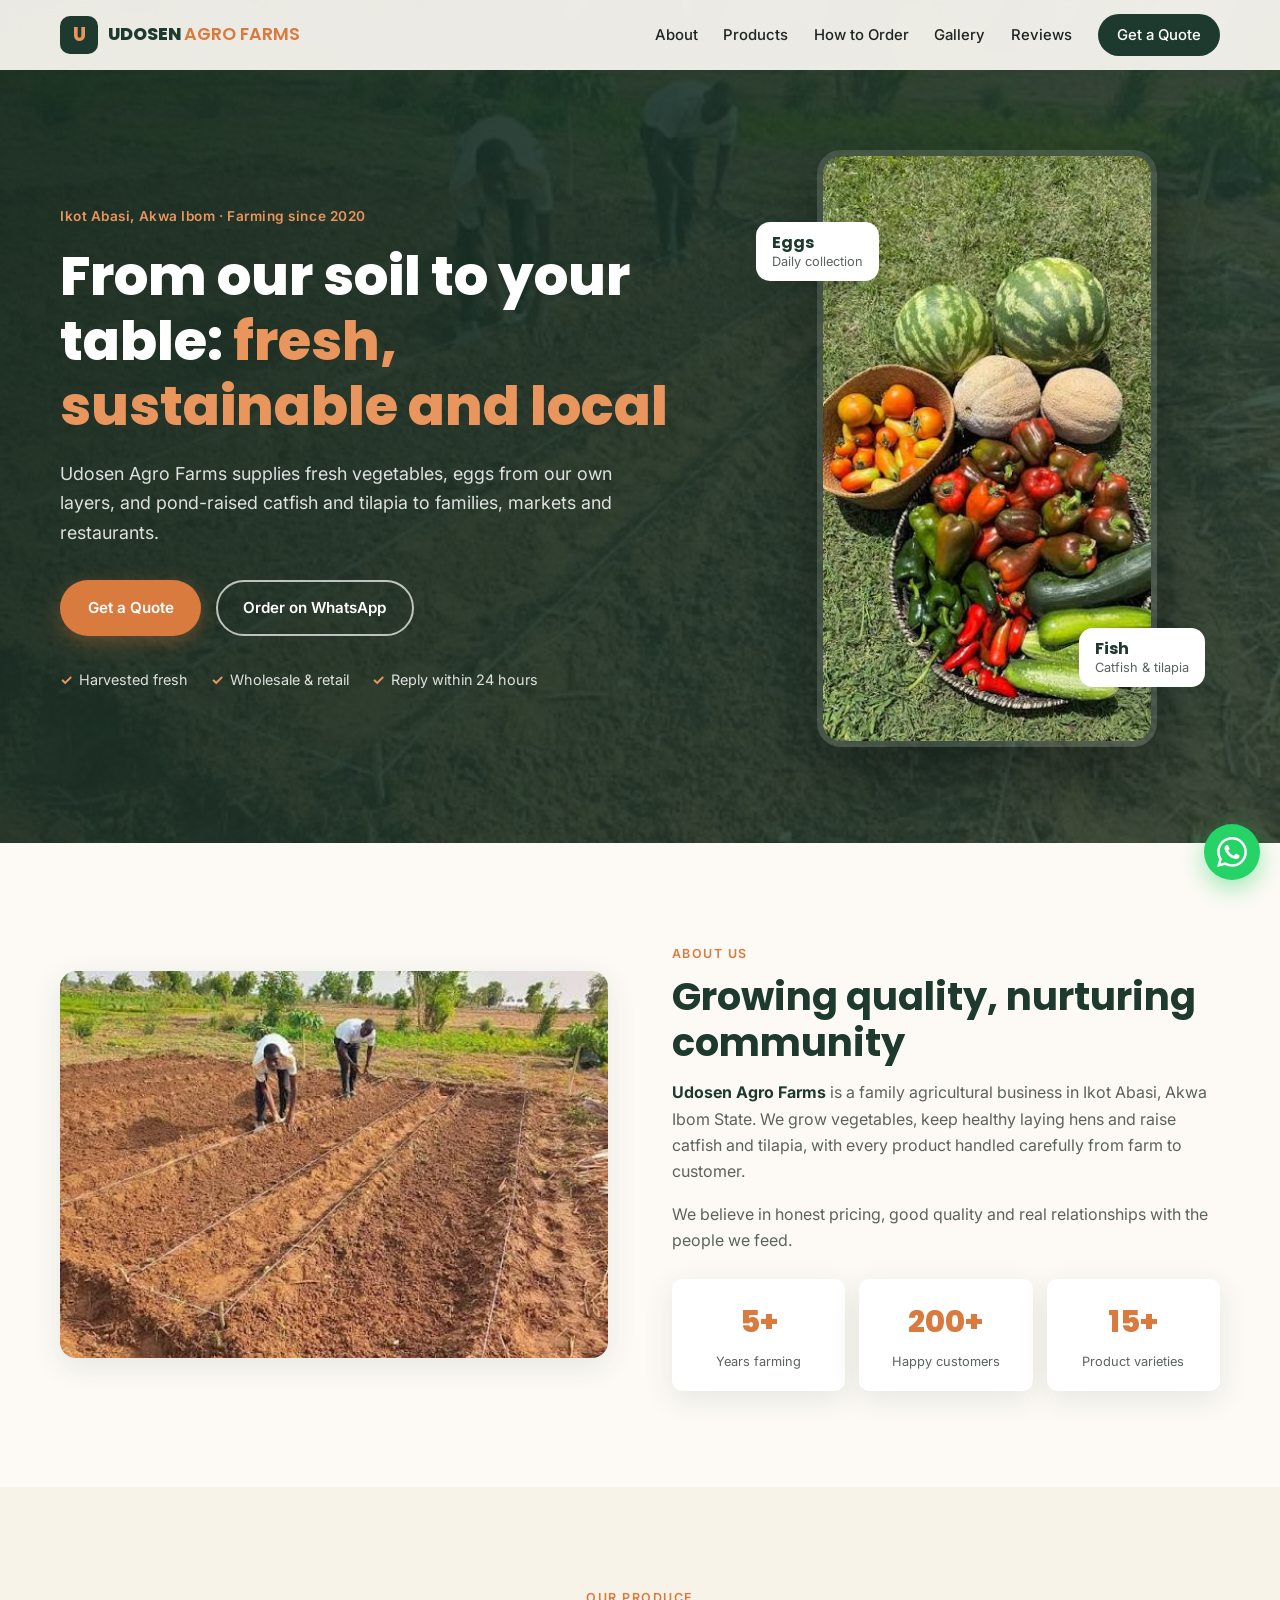
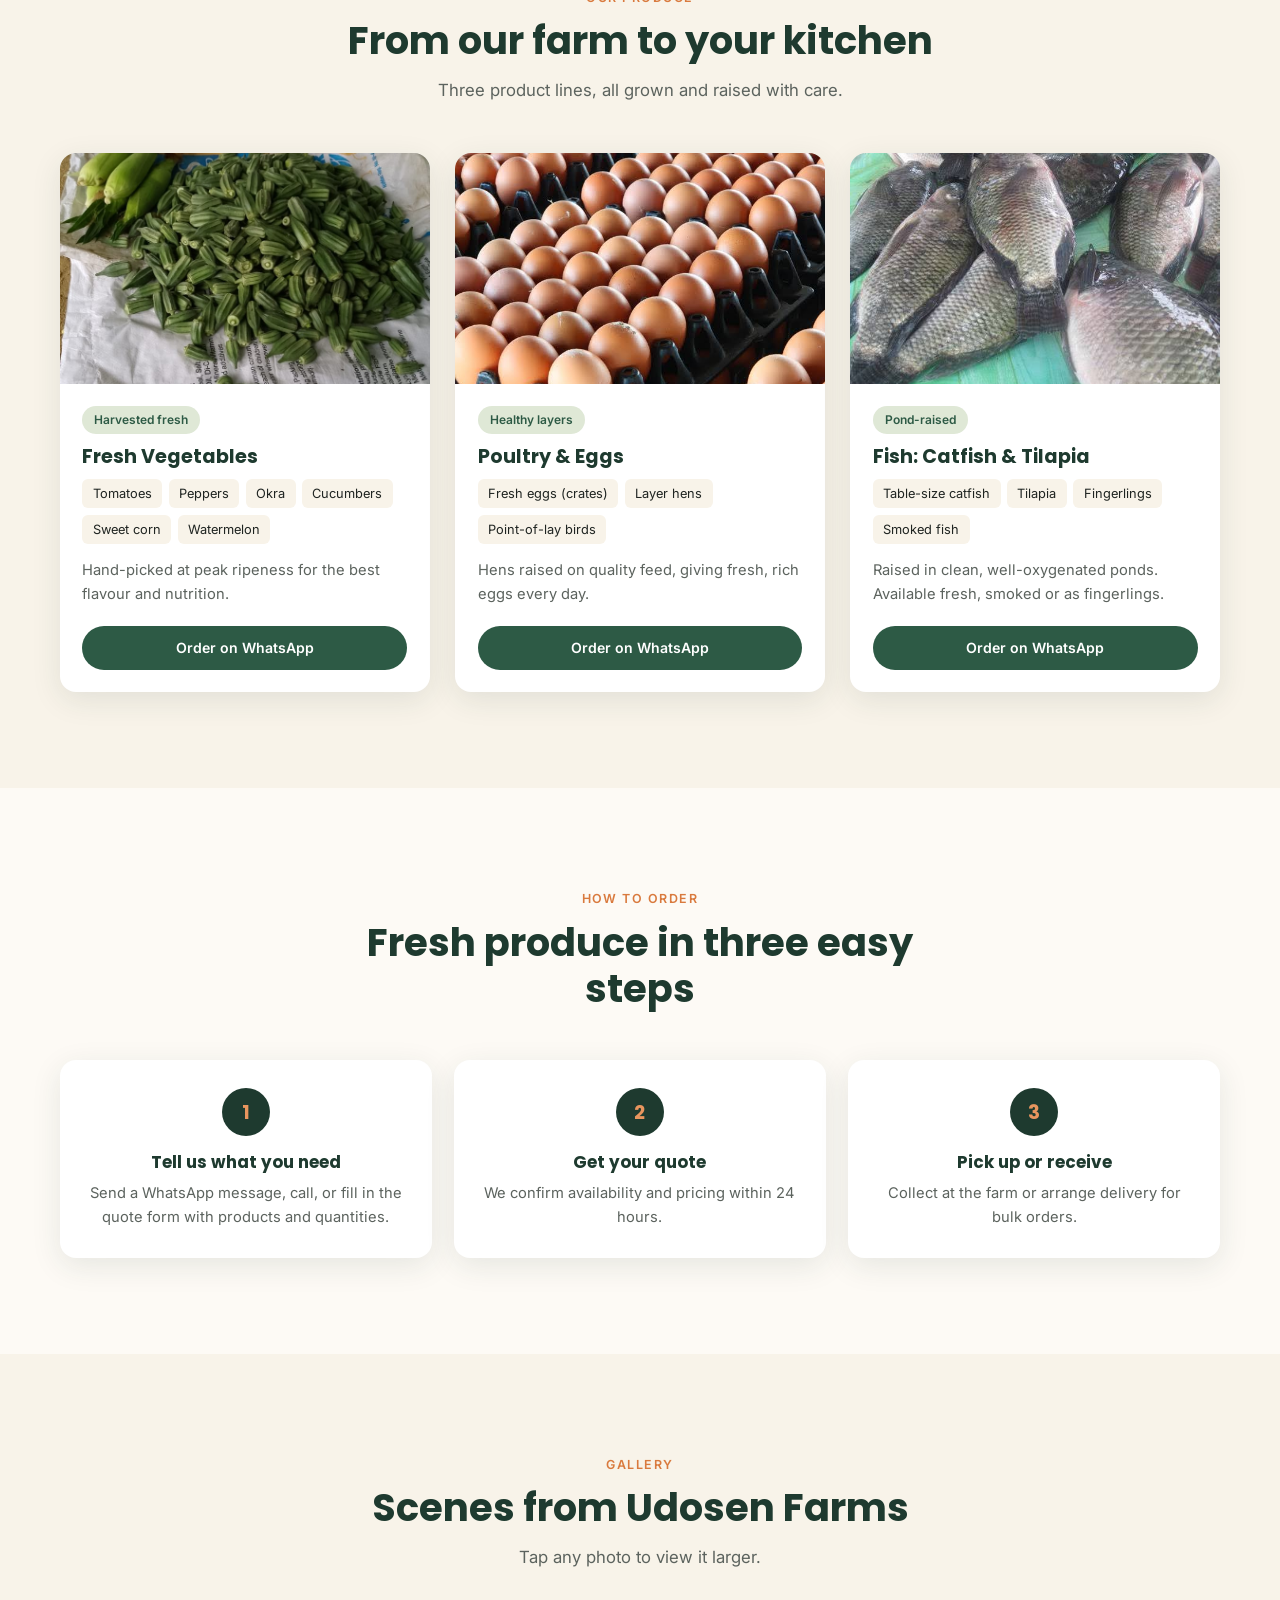
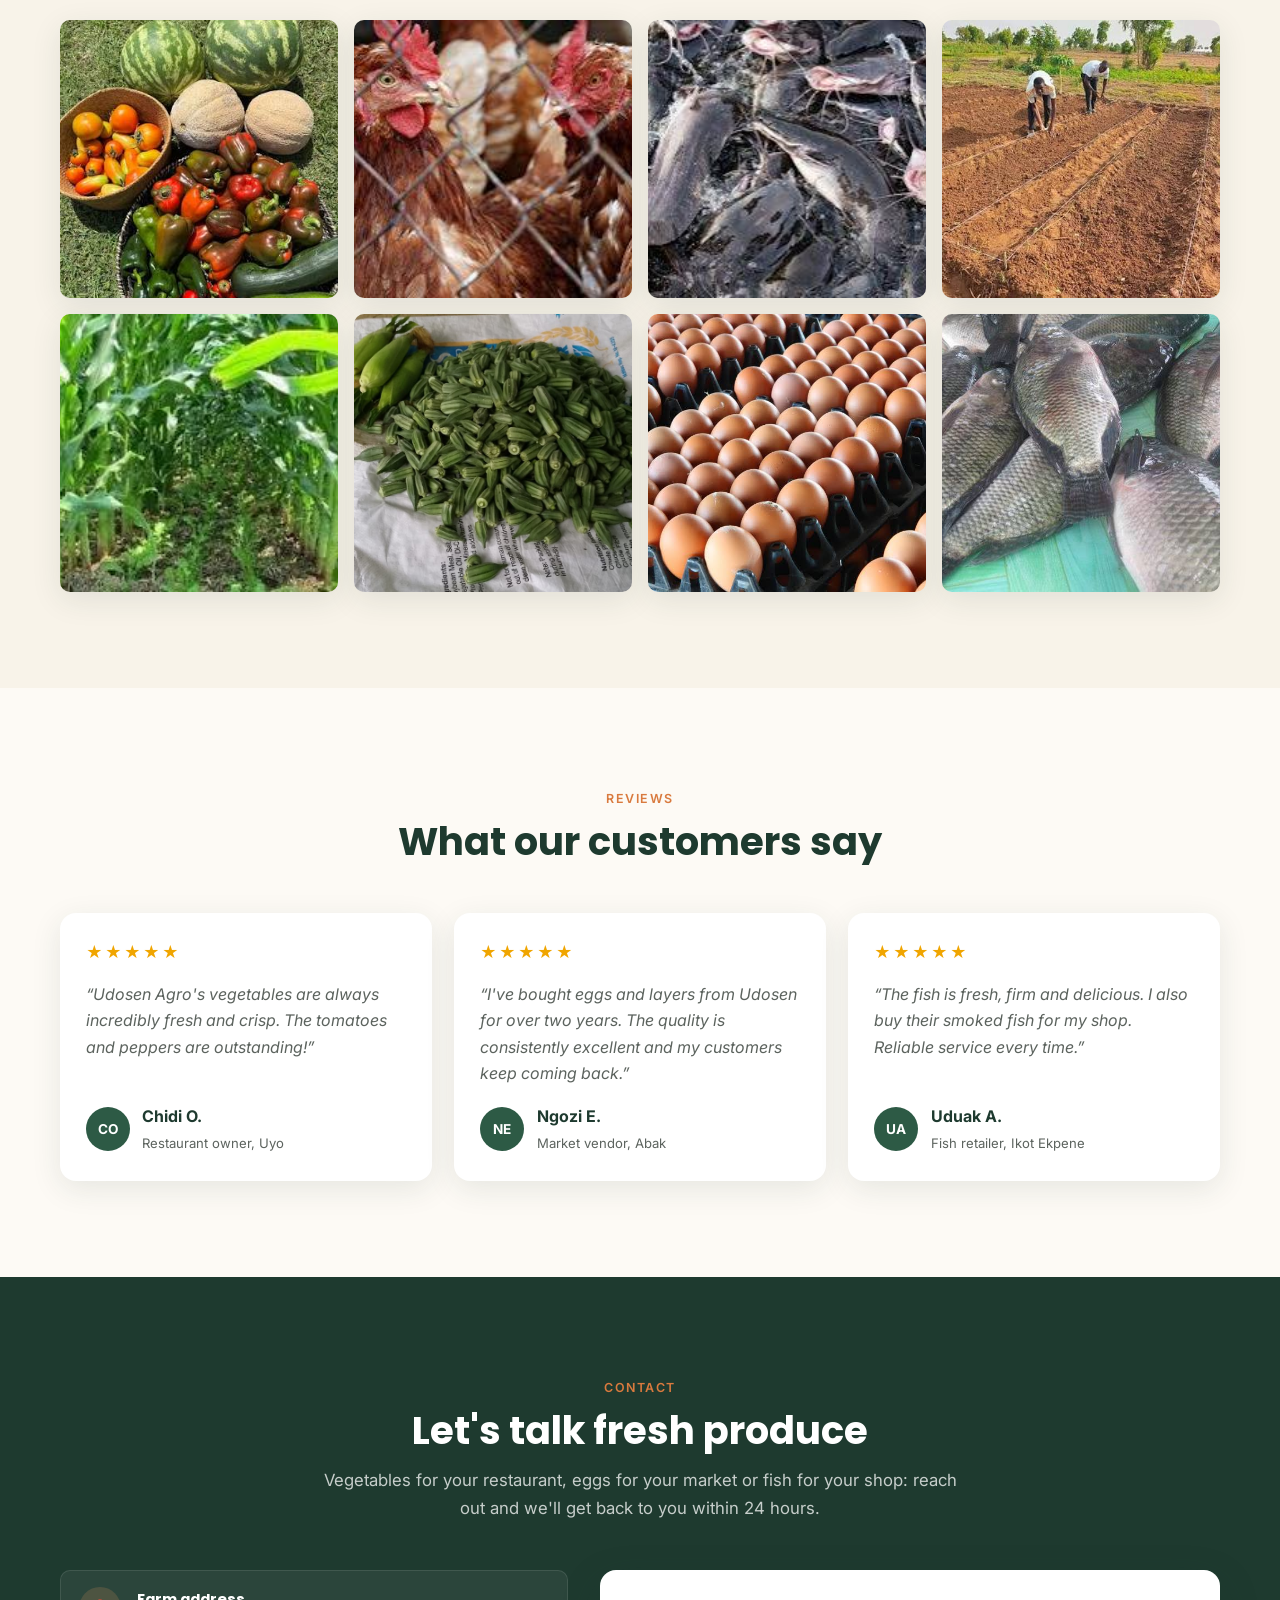
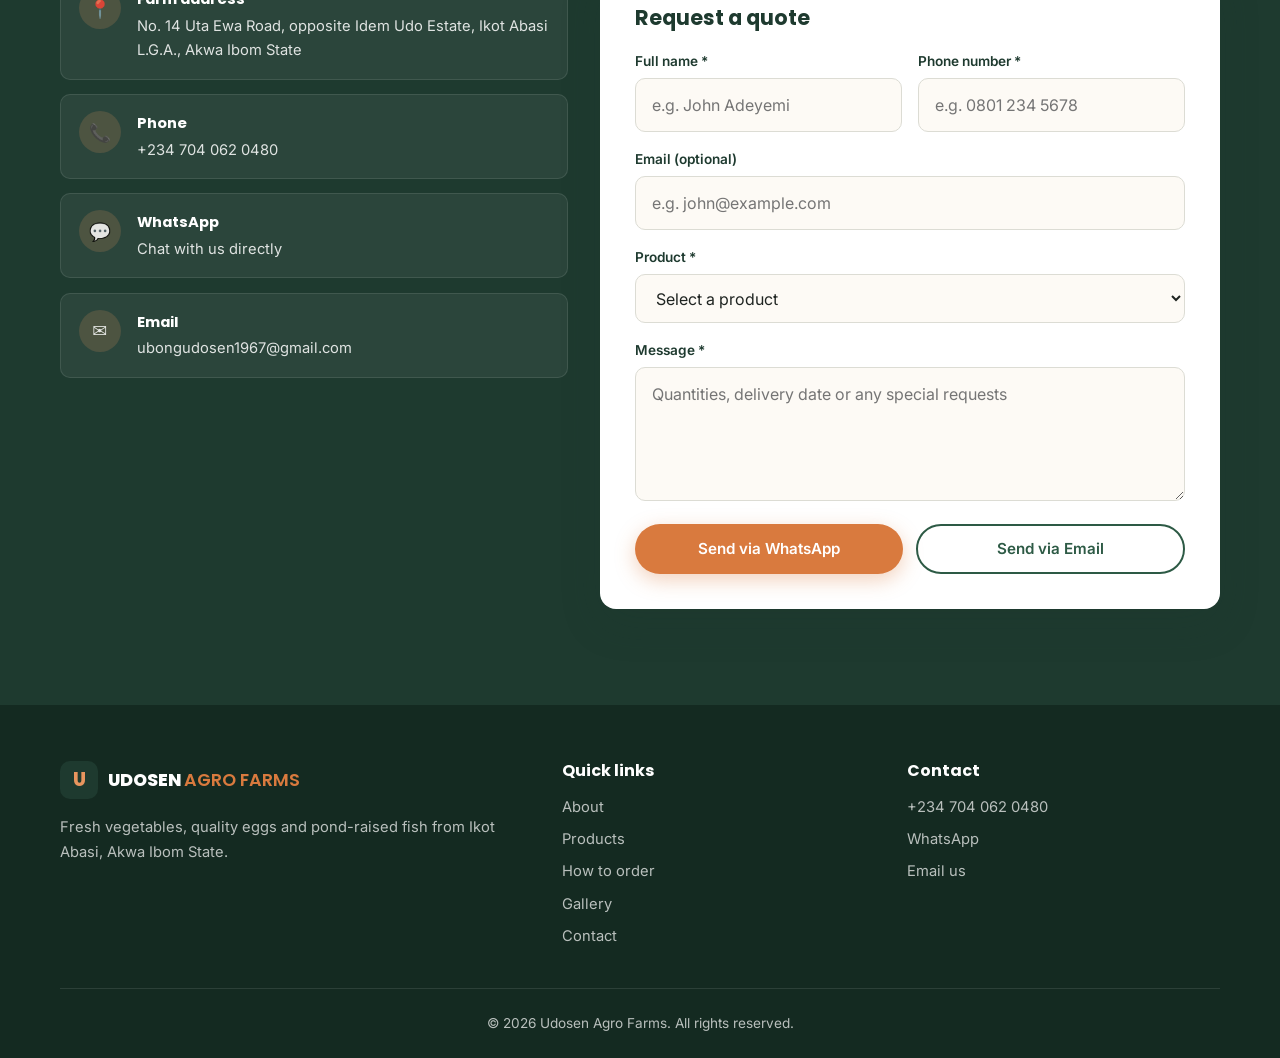
<file: index.html>
<!DOCTYPE html>
<html lang="en">
<head>
  <meta charset="UTF-8" />
  <meta name="viewport" content="width=device-width, initial-scale=1.0" />
  <title>Udosen Agro Farms | Fresh Vegetables, Eggs &amp; Fish in Akwa Ibom</title>
  <meta name="description" content="Udosen Agro Farms, Ikot Abasi, Akwa Ibom State: fresh vegetables, layers and eggs, catfish and tilapia for homes, markets and restaurants. Order on WhatsApp." />
  <meta name="theme-color" content="#1e3a2f" />
  <meta property="og:title" content="Udosen Agro Farms" />
  <meta property="og:description" content="Fresh vegetables, eggs and fish from our farm in Ikot Abasi, Akwa Ibom State." />
  <meta property="og:image" content="https://udosen-farms.vercel.app/freshvegies.jpg" />
  <meta property="og:type" content="website" />
  <link rel="icon" href="data:image/svg+xml,<svg xmlns='http://www.w3.org/2000/svg' viewBox='0 0 100 100'><rect width='100' height='100' rx='22' fill='%231e3a2f'/><text x='50' y='68' font-size='56' text-anchor='middle' fill='%23e8955e' font-family='Arial' font-weight='bold'>U</text></svg>" />
  <link rel="preconnect" href="https://fonts.googleapis.com" />
  <link rel="preconnect" href="https://fonts.gstatic.com" crossorigin />
  <link href="https://fonts.googleapis.com/css2?family=Poppins:wght@500;600;700;800&family=Inter:wght@400;500;600&display=swap" rel="stylesheet" />
  <link rel="stylesheet" href="style.css?v=3" />
</head>
<body>

  <!-- HEADER -->
  <header class="site-header" id="header">
    <div class="container header-inner">
      <a href="#home" class="logo" aria-label="Udosen Agro Farms home">
        <span class="logo-icon">U</span>
        <span class="logo-text">UDOSEN <em>AGRO FARMS</em></span>
      </a>
      <nav class="nav-links" id="siteNav" aria-label="Main navigation">
        <a href="#about">About</a>
        <a href="#products">Products</a>
        <a href="#how">How to Order</a>
        <a href="#gallery">Gallery</a>
        <a href="#testimonials">Reviews</a>
        <a href="#contact" class="nav-cta">Get a Quote</a>
      </nav>
      <button class="hamburger" id="hamburger" aria-label="Open menu" aria-expanded="false" aria-controls="siteNav">
        <span></span><span></span><span></span>
      </button>
    </div>
  </header>

  <main>
    <!-- HERO -->
    <section class="hero" id="home">
      <div class="container hero-grid">
        <div class="hero-content">
          <p class="eyebrow">Ikot Abasi, Akwa Ibom &middot; Farming since 2020</p>
          <h1>From our soil to your table: <span>fresh, sustainable and local</span></h1>
          <p class="tagline">Udosen Agro Farms supplies fresh vegetables, eggs from our own layers, and pond-raised catfish and tilapia to families, markets and restaurants.</p>
          <div class="hero-buttons">
            <a href="#contact" class="btn btn-primary">Get a Quote</a>
            <a href="https://wa.me/2347040620480?text=Hello%20Udosen%20Agro%20Farms%2C%20I%27d%20like%20to%20place%20an%20order." class="btn btn-outline" target="_blank" rel="noopener">Order on WhatsApp</a>
          </div>
          <ul class="hero-points">
            <li>Harvested fresh</li>
            <li>Wholesale &amp; retail</li>
            <li>Reply within 24 hours</li>
          </ul>
        </div>
        <div class="hero-visual">
          <img src="freshvegies.jpg" alt="Fresh watermelons, peppers, tomatoes and cucumbers from the farm" class="hero-img" width="335" height="597" />
          <div class="hero-badge hero-badge-1"><strong>Eggs</strong><span>Daily collection</span></div>
          <div class="hero-badge hero-badge-2"><strong>Fish</strong><span>Catfish &amp; tilapia</span></div>
        </div>
      </div>
    </section>

    <!-- ABOUT -->
    <section class="section about" id="about">
      <div class="container about-grid">
        <div class="about-media reveal">
          <img src="vegetablebeds.jpg" alt="Our team preparing vegetable beds on the farm" loading="lazy" width="516" height="387" />
        </div>
        <div class="about-text reveal">
          <span class="section-label">About us</span>
          <h2 class="section-title">Growing quality, nurturing community</h2>
          <p><strong>Udosen Agro Farms</strong> is a family agricultural business in Ikot Abasi, Akwa Ibom State. We grow vegetables, keep healthy laying hens and raise catfish and tilapia, with every product handled carefully from farm to customer.</p>
          <p>We believe in honest pricing, good quality and real relationships with the people we feed.</p>
          <div class="stats">
            <div class="stat"><span class="stat-number">5+</span><span class="stat-label">Years farming</span></div>
            <div class="stat"><span class="stat-number">200+</span><span class="stat-label">Happy customers</span></div>
            <div class="stat"><span class="stat-number">15+</span><span class="stat-label">Product varieties</span></div>
          </div>
        </div>
      </div>
    </section>

    <!-- PRODUCTS -->
    <section class="section products" id="products">
      <div class="container">
        <div class="section-header">
          <span class="section-label">Our produce</span>
          <h2 class="section-title">From our farm to your kitchen</h2>
          <p class="section-subtitle">Three product lines, all grown and raised with care.</p>
        </div>
        <div class="products-grid">
          <article class="product-card reveal">
            <img src="okro.jpg" alt="Freshly harvested okra" loading="lazy" />
            <div class="product-body">
              <span class="product-tag">Harvested fresh</span>
              <h3>Fresh Vegetables</h3>
              <ul class="product-list"><li>Tomatoes</li><li>Peppers</li><li>Okra</li><li>Cucumbers</li><li>Sweet corn</li><li>Watermelon</li></ul>
              <p>Hand-picked at peak ripeness for the best flavour and nutrition.</p>
              <a class="btn-small" target="_blank" rel="noopener" href="https://wa.me/2347040620480?text=Hello%20Udosen%20Agro%20Farms%2C%20I%27d%20like%20to%20order%20fresh%20vegetables.">Order on WhatsApp</a>
            </div>
          </article>
          <article class="product-card reveal">
            <img src="eggimage.jpg" alt="Crates of fresh eggs" loading="lazy" />
            <div class="product-body">
              <span class="product-tag">Healthy layers</span>
              <h3>Poultry &amp; Eggs</h3>
              <ul class="product-list"><li>Fresh eggs (crates)</li><li>Layer hens</li><li>Point-of-lay birds</li></ul>
              <p>Hens raised on quality feed, giving fresh, rich eggs every day.</p>
              <a class="btn-small" target="_blank" rel="noopener" href="https://wa.me/2347040620480?text=Hello%20Udosen%20Agro%20Farms%2C%20I%27d%20like%20to%20order%20eggs%20or%20poultry.">Order on WhatsApp</a>
            </div>
          </article>
          <article class="product-card reveal">
            <img src="tilapiafish.jpg" alt="Fresh tilapia from our ponds" loading="lazy" />
            <div class="product-body">
              <span class="product-tag">Pond-raised</span>
              <h3>Fish: Catfish &amp; Tilapia</h3>
              <ul class="product-list"><li>Table-size catfish</li><li>Tilapia</li><li>Fingerlings</li><li>Smoked fish</li></ul>
              <p>Raised in clean, well-oxygenated ponds. Available fresh, smoked or as fingerlings.</p>
              <a class="btn-small" target="_blank" rel="noopener" href="https://wa.me/2347040620480?text=Hello%20Udosen%20Agro%20Farms%2C%20I%27d%20like%20to%20order%20fish.">Order on WhatsApp</a>
            </div>
          </article>
        </div>
      </div>
    </section>

    <!-- HOW TO ORDER -->
    <section class="section how" id="how">
      <div class="container">
        <div class="section-header">
          <span class="section-label">How to order</span>
          <h2 class="section-title">Fresh produce in three easy steps</h2>
        </div>
        <ol class="steps">
          <li class="step reveal"><span class="step-num">1</span><h3>Tell us what you need</h3><p>Send a WhatsApp message, call, or fill in the quote form with products and quantities.</p></li>
          <li class="step reveal"><span class="step-num">2</span><h3>Get your quote</h3><p>We confirm availability and pricing within 24 hours.</p></li>
          <li class="step reveal"><span class="step-num">3</span><h3>Pick up or receive</h3><p>Collect at the farm or arrange delivery for bulk orders.</p></li>
        </ol>
      </div>
    </section>

    <!-- GALLERY -->
    <section class="section gallery" id="gallery">
      <div class="container">
        <div class="section-header">
          <span class="section-label">Gallery</span>
          <h2 class="section-title">Scenes from Udosen Farms</h2>
          <p class="section-subtitle">Tap any photo to view it larger.</p>
        </div>
        <div class="gallery-grid">
          <figure class="gallery-item"><img src="freshvegies.jpg" alt="Fresh harvest" loading="lazy" class="gallery-img" /><figcaption>Fresh harvest</figcaption></figure>
          <figure class="gallery-item"><img src="CHICKENS_IMAGE.jpg" alt="Our layer hens" loading="lazy" class="gallery-img" /><figcaption>Layer hens</figcaption></figure>
          <figure class="gallery-item"><img src="imagescrop-fish.jpg" alt="Catfish pond" loading="lazy" class="gallery-img" /><figcaption>Catfish pond</figcaption></figure>
          <figure class="gallery-item"><img src="vegetablebeds.jpg" alt="Preparing vegetable beds" loading="lazy" class="gallery-img" /><figcaption>Preparing vegetable beds</figcaption></figure>
          <figure class="gallery-item"><img src="maize.jpg" alt="Maize field" loading="lazy" class="gallery-img" /><figcaption>Maize field</figcaption></figure>
          <figure class="gallery-item"><img src="okro.jpg" alt="Fresh okra" loading="lazy" class="gallery-img" /><figcaption>Fresh okra</figcaption></figure>
          <figure class="gallery-item"><img src="eggimage.jpg" alt="Egg collection" loading="lazy" class="gallery-img" /><figcaption>Egg collection</figcaption></figure>
          <figure class="gallery-item"><img src="tilapiafish.jpg" alt="Fresh tilapia" loading="lazy" class="gallery-img" /><figcaption>Fresh tilapia</figcaption></figure>
        </div>
      </div>
    </section>

    <!-- TESTIMONIALS -->
    <section class="section testimonials" id="testimonials">
      <div class="container">
        <div class="section-header">
          <span class="section-label">Reviews</span>
          <h2 class="section-title">What our customers say</h2>
        </div>
        <div class="testimonials-grid">
          <figure class="testimonial reveal">
            <div class="stars" aria-label="5 out of 5 stars">★★★★★</div>
            <blockquote>“Udosen Agro's vegetables are always incredibly fresh and crisp. The tomatoes and peppers are outstanding!”</blockquote>
            <figcaption><span class="avatar">CO</span><span><strong>Chidi O.</strong><small>Restaurant owner, Uyo</small></span></figcaption>
          </figure>
          <figure class="testimonial reveal">
            <div class="stars" aria-label="5 out of 5 stars">★★★★★</div>
            <blockquote>“I've bought eggs and layers from Udosen for over two years. The quality is consistently excellent and my customers keep coming back.”</blockquote>
            <figcaption><span class="avatar">NE</span><span><strong>Ngozi E.</strong><small>Market vendor, Abak</small></span></figcaption>
          </figure>
          <figure class="testimonial reveal">
            <div class="stars" aria-label="5 out of 5 stars">★★★★★</div>
            <blockquote>“The fish is fresh, firm and delicious. I also buy their smoked fish for my shop. Reliable service every time.”</blockquote>
            <figcaption><span class="avatar">UA</span><span><strong>Uduak A.</strong><small>Fish retailer, Ikot Ekpene</small></span></figcaption>
          </figure>
        </div>
      </div>
    </section>

    <!-- CONTACT -->
    <section class="section contact" id="contact">
      <div class="container">
        <div class="section-header">
          <span class="section-label">Contact</span>
          <h2 class="section-title">Let's talk fresh produce</h2>
          <p class="section-subtitle">Vegetables for your restaurant, eggs for your market or fish for your shop: reach out and we'll get back to you within 24 hours.</p>
        </div>
        <div class="contact-grid">
          <div class="contact-info">
            <a class="contact-detail" href="https://www.google.com/maps/search/?api=1&amp;query=Uta%20Ewa%20Road%2C%20Ikot%20Abasi%2C%20Akwa%20Ibom%20State" target="_blank" rel="noopener">
              <span class="icon-circle" aria-hidden="true">📍</span>
              <span><strong>Farm address</strong>No. 14 Uta Ewa Road, opposite Idem Udo Estate, Ikot Abasi L.G.A., Akwa Ibom State</span>
            </a>
            <a class="contact-detail" href="tel:+2347040620480">
              <span class="icon-circle" aria-hidden="true">📞</span>
              <span><strong>Phone</strong>+234 704 062 0480</span>
            </a>
            <a class="contact-detail" href="https://wa.me/2347040620480" target="_blank" rel="noopener">
              <span class="icon-circle" aria-hidden="true">💬</span>
              <span><strong>WhatsApp</strong>Chat with us directly</span>
            </a>
            <a class="contact-detail" href="mailto:ubongudosen1967@gmail.com">
              <span class="icon-circle" aria-hidden="true">✉️</span>
              <span><strong>Email</strong>ubongudosen1967@gmail.com</span>
            </a>
          </div>

          <div class="contact-form">
            <h3>Request a quote</h3>
            <form id="inquiryForm" novalidate>
              <div class="form-row">
                <div class="form-group">
                  <label for="fullName">Full name *</label>
                  <input type="text" id="fullName" autocomplete="name" placeholder="e.g. John Adeyemi" required />
                  <small class="error-message">Please enter your full name.</small>
                </div>
                <div class="form-group">
                  <label for="phone">Phone number *</label>
                  <input type="tel" id="phone" autocomplete="tel" placeholder="e.g. 0801 234 5678" required />
                  <small class="error-message">Please enter your phone number.</small>
                </div>
              </div>
              <div class="form-group">
                <label for="email">Email (optional)</label>
                <input type="email" id="email" autocomplete="email" placeholder="e.g. john@example.com" />
                <small class="error-message">Please enter a valid email address.</small>
              </div>
              <div class="form-group">
                <label for="productInterest">Product *</label>
                <select id="productInterest" required>
                  <option value="">Select a product</option>
                  <option>Vegetables</option>
                  <option>Eggs / Poultry</option>
                  <option>Fish (Catfish / Tilapia)</option>
                  <option>Mixed order</option>
                </select>
                <small class="error-message">Please select a product.</small>
              </div>
              <div class="form-group">
                <label for="message">Message *</label>
                <textarea id="message" rows="4" placeholder="Quantities, delivery date or any special requests" required></textarea>
                <small class="error-message">Please enter your message.</small>
              </div>
              <div class="form-actions">
                <button type="submit" class="btn btn-primary" data-send="whatsapp">Send via WhatsApp</button>
                <button type="submit" class="btn btn-ghost" data-send="email">Send via Email</button>
              </div>
              <p class="form-success" id="formSuccess" role="status"></p>
            </form>
          </div>
        </div>
      </div>
    </section>
  </main>

  <!-- FOOTER -->
  <footer class="site-footer">
    <div class="container footer-grid">
      <div>
        <a href="#home" class="logo logo-light"><span class="logo-icon">U</span><span class="logo-text">UDOSEN <em>AGRO FARMS</em></span></a>
        <p>Fresh vegetables, quality eggs and pond-raised fish from Ikot Abasi, Akwa Ibom State.</p>
      </div>
      <div>
        <h4>Quick links</h4>
        <ul><li><a href="#about">About</a></li><li><a href="#products">Products</a></li><li><a href="#how">How to order</a></li><li><a href="#gallery">Gallery</a></li><li><a href="#contact">Contact</a></li></ul>
      </div>
      <div>
        <h4>Contact</h4>
        <ul><li><a href="tel:+2347040620480">+234 704 062 0480</a></li><li><a href="https://wa.me/2347040620480" target="_blank" rel="noopener">WhatsApp</a></li><li><a href="mailto:ubongudosen1967@gmail.com">Email us</a></li></ul>
      </div>
    </div>
    <div class="container footer-bottom">&copy; <span id="year">2026</span> Udosen Agro Farms. All rights reserved.</div>
  </footer>

  <!-- Floating WhatsApp -->
  <a href="https://wa.me/2347040620480?text=Hello%20Udosen%20Agro%20Farms%2C%20I%27d%20like%20to%20make%20an%20inquiry." class="wa-float" target="_blank" rel="noopener" aria-label="Chat on WhatsApp">
    <svg viewBox="0 0 24 24" aria-hidden="true"><path d="M17.47 14.38c-.3-.15-1.76-.87-2.03-.97-.27-.1-.47-.15-.67.15-.2.3-.77.97-.94 1.16-.17.2-.35.22-.64.07-.3-.15-1.26-.46-2.39-1.47-.88-.79-1.48-1.76-1.65-2.06-.17-.3-.02-.46.13-.6.13-.14.3-.35.45-.52.15-.17.2-.3.3-.5.1-.2.05-.37-.03-.52-.07-.15-.67-1.61-.92-2.2-.24-.58-.49-.5-.67-.51h-.57c-.2 0-.52.07-.79.37-.27.3-1.04 1.02-1.04 2.48 0 1.46 1.07 2.88 1.21 3.07.15.2 2.1 3.2 5.08 4.49.71.31 1.26.49 1.7.63.71.23 1.36.2 1.87.12.57-.09 1.76-.72 2-1.41.25-.7.25-1.29.17-1.41-.07-.13-.27-.2-.57-.35M12.05 21.8h-.01a9.87 9.87 0 0 1-5.03-1.38l-.36-.21-3.74.98 1-3.65-.24-.37a9.86 9.86 0 0 1-1.51-5.26c0-5.45 4.44-9.88 9.89-9.88 2.64 0 5.12 1.03 6.99 2.9a9.83 9.83 0 0 1 2.89 6.99c0 5.45-4.44 9.88-9.88 9.88m8.41-18.3A11.82 11.82 0 0 0 12.05 0C5.5 0 .16 5.34.16 11.89c0 2.1.55 4.14 1.59 5.95L.06 24l6.3-1.65a11.88 11.88 0 0 0 5.69 1.45h.01c6.55 0 11.89-5.34 11.89-11.89 0-3.18-1.24-6.17-3.48-8.41z"/></svg>
  </a>

  <!-- Back to top -->
  <button class="back-top" id="backTop" aria-label="Back to top">
    <svg viewBox="0 0 24 24" aria-hidden="true"><path d="M12 19V5M5 12l7-7 7 7"/></svg>
  </button>

  <!-- Lightbox -->
  <div class="lightbox" id="lightbox" role="dialog" aria-modal="true" aria-label="Photo viewer" hidden>
    <button class="lb-close" id="lbClose" aria-label="Close">&times;</button>
    <button class="lb-nav lb-prev" id="lbPrev" aria-label="Previous photo">&#8249;</button>
    <figure><img id="lbImg" alt="" /><figcaption id="lbCap"></figcaption></figure>
    <button class="lb-nav lb-next" id="lbNext" aria-label="Next photo">&#8250;</button>
  </div>

  <script src="script.js?v=3" defer></script>
</body>
</html>
</file>
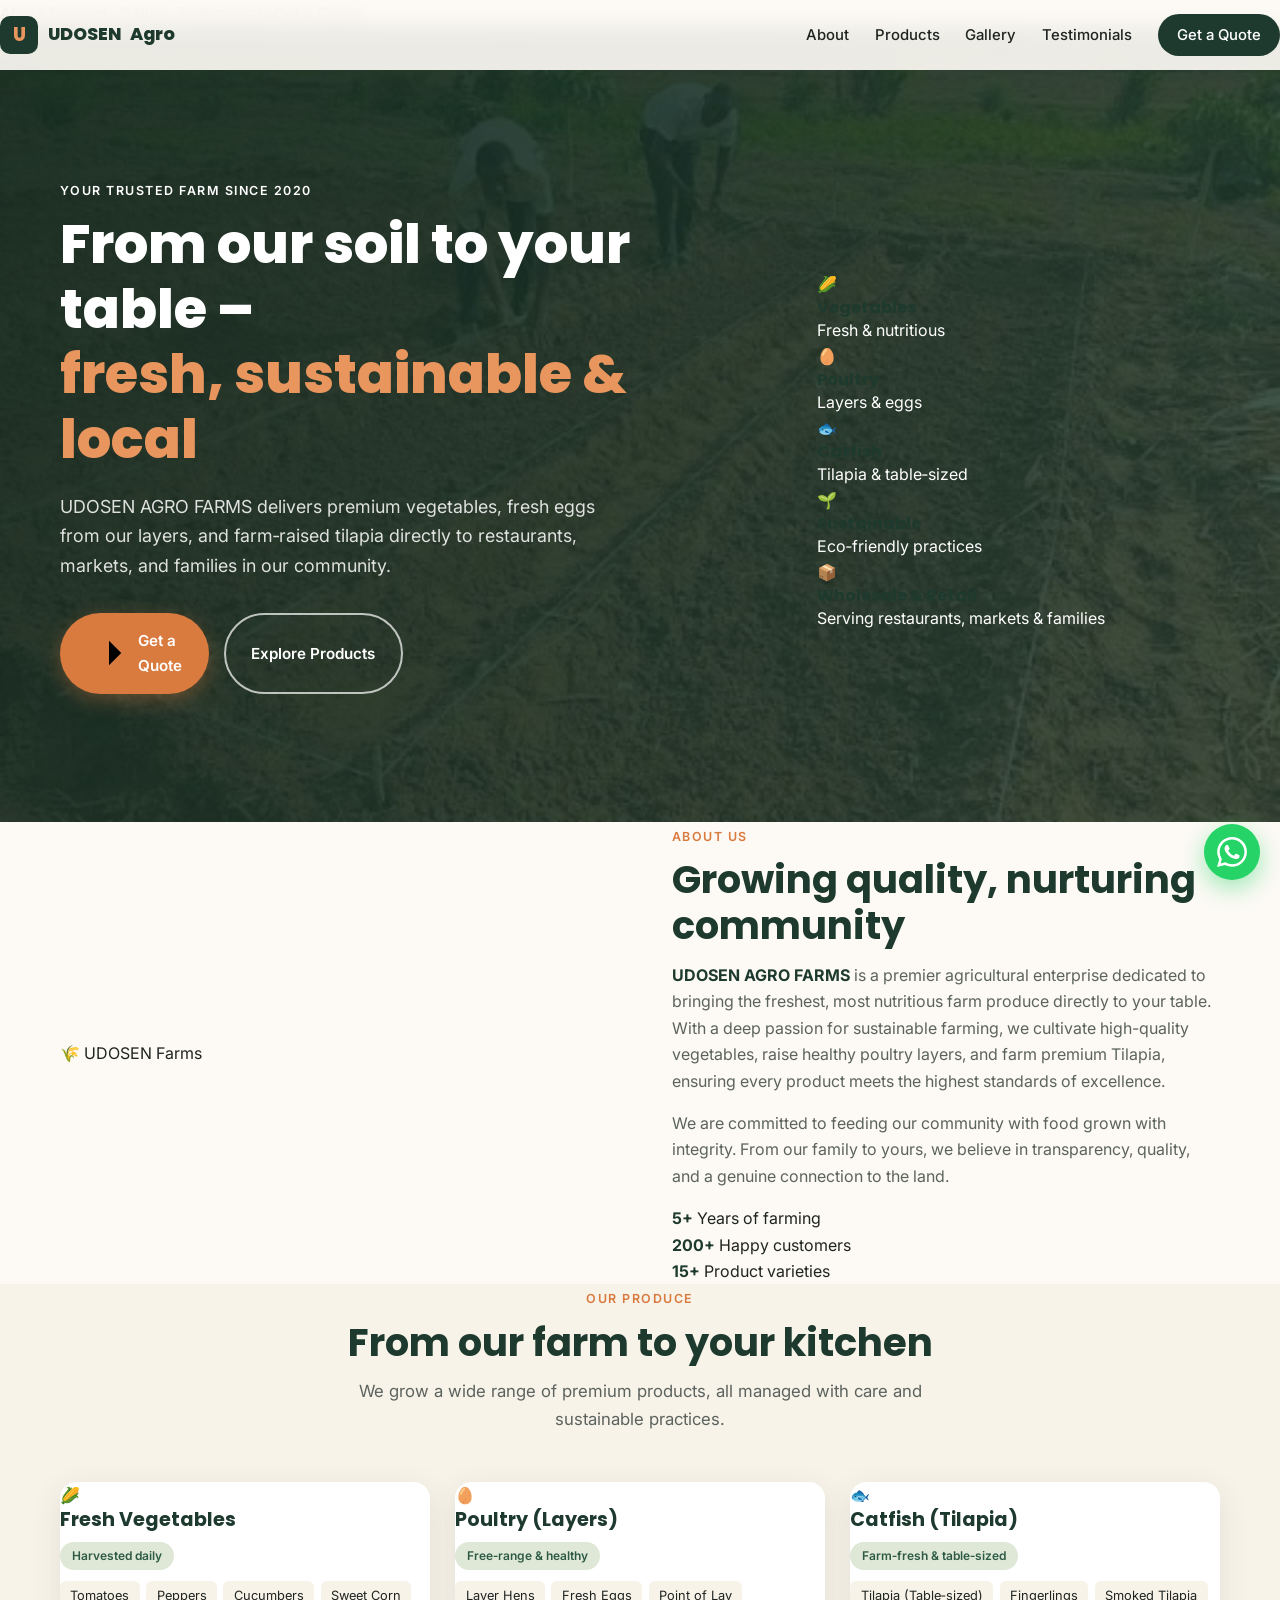
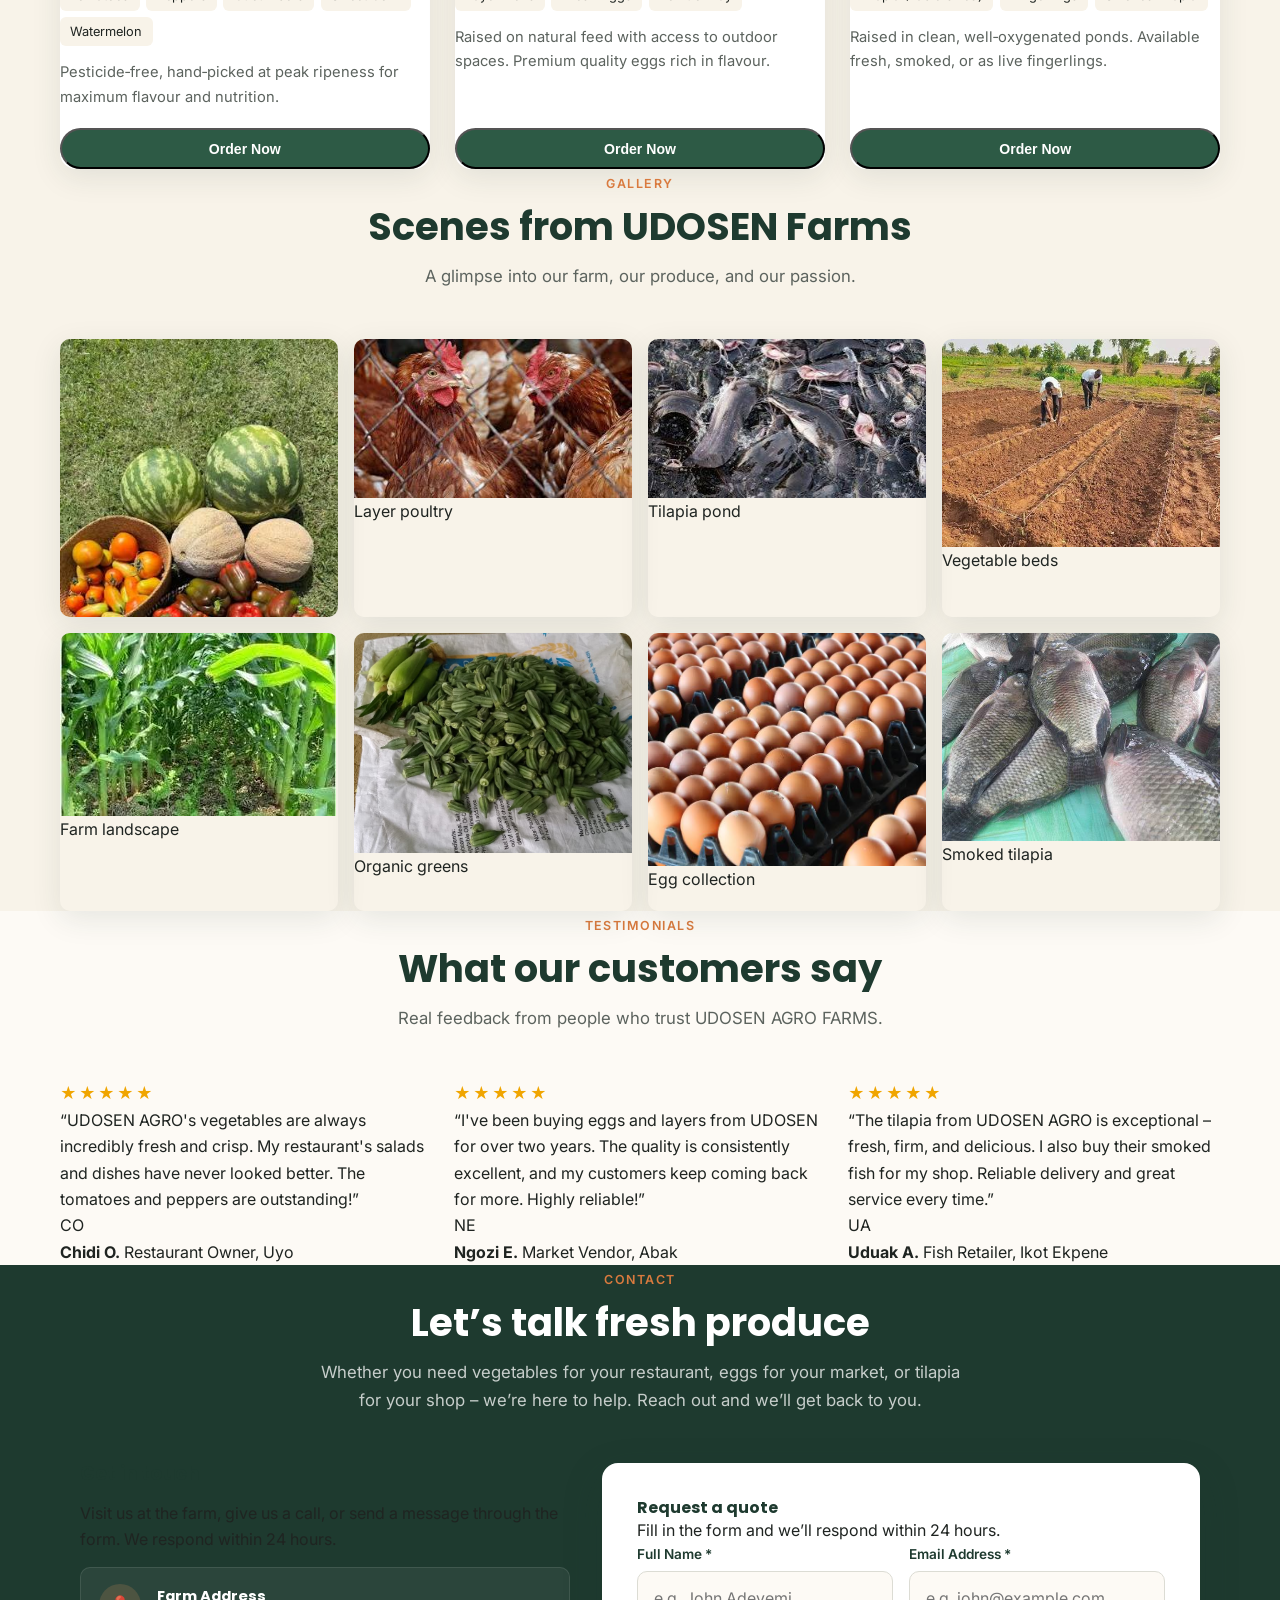
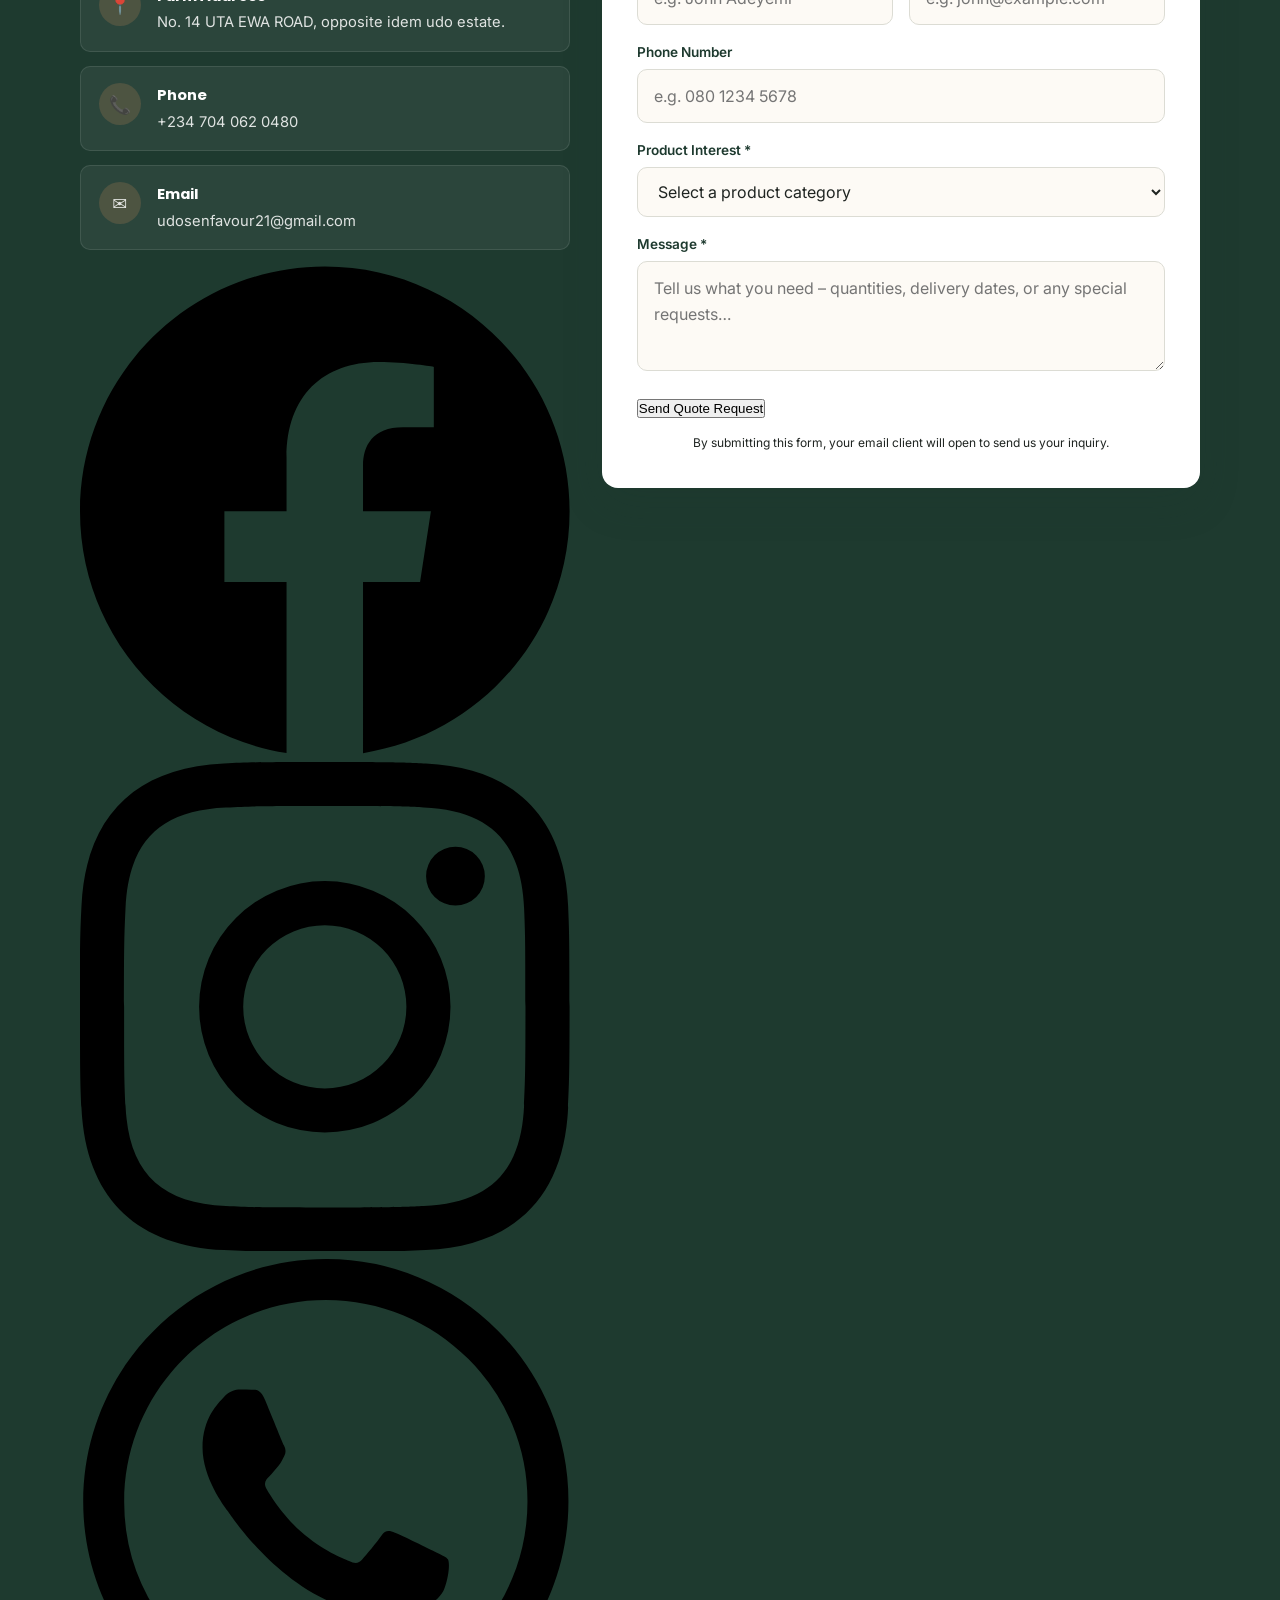
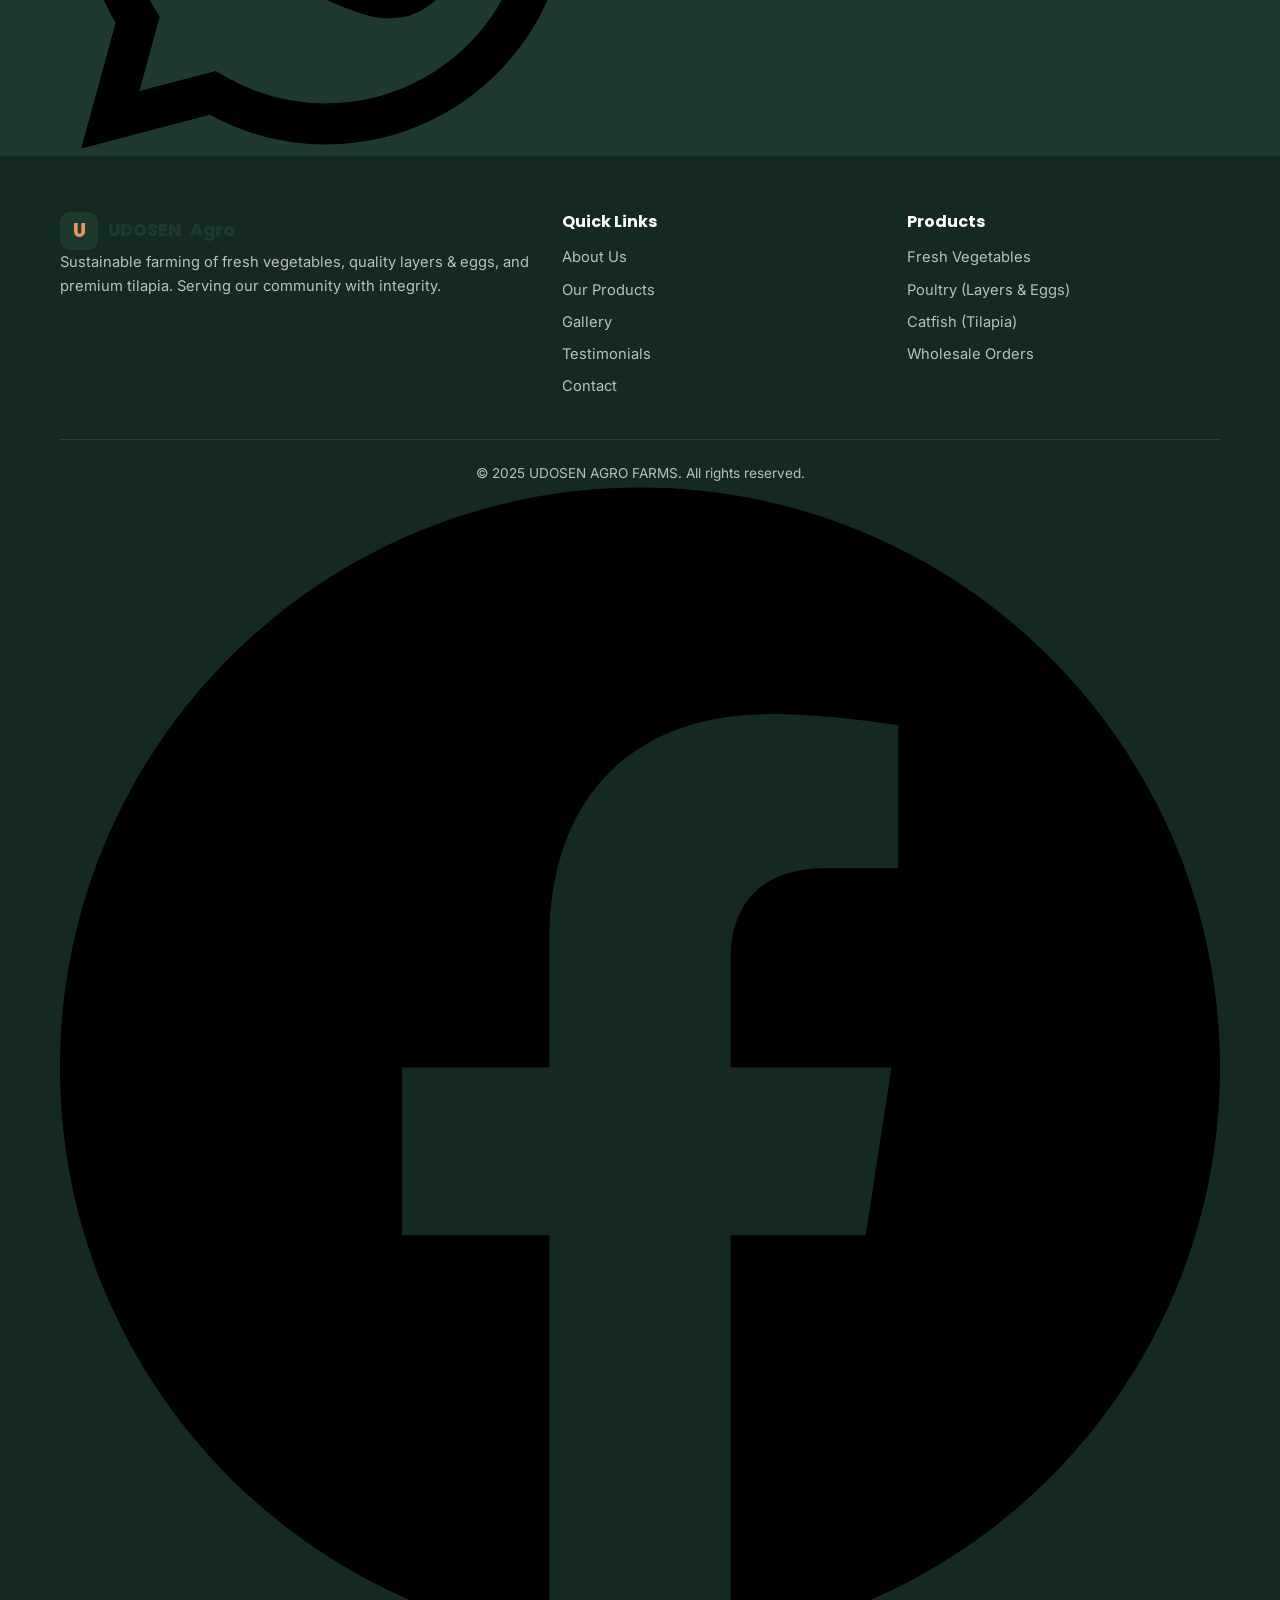
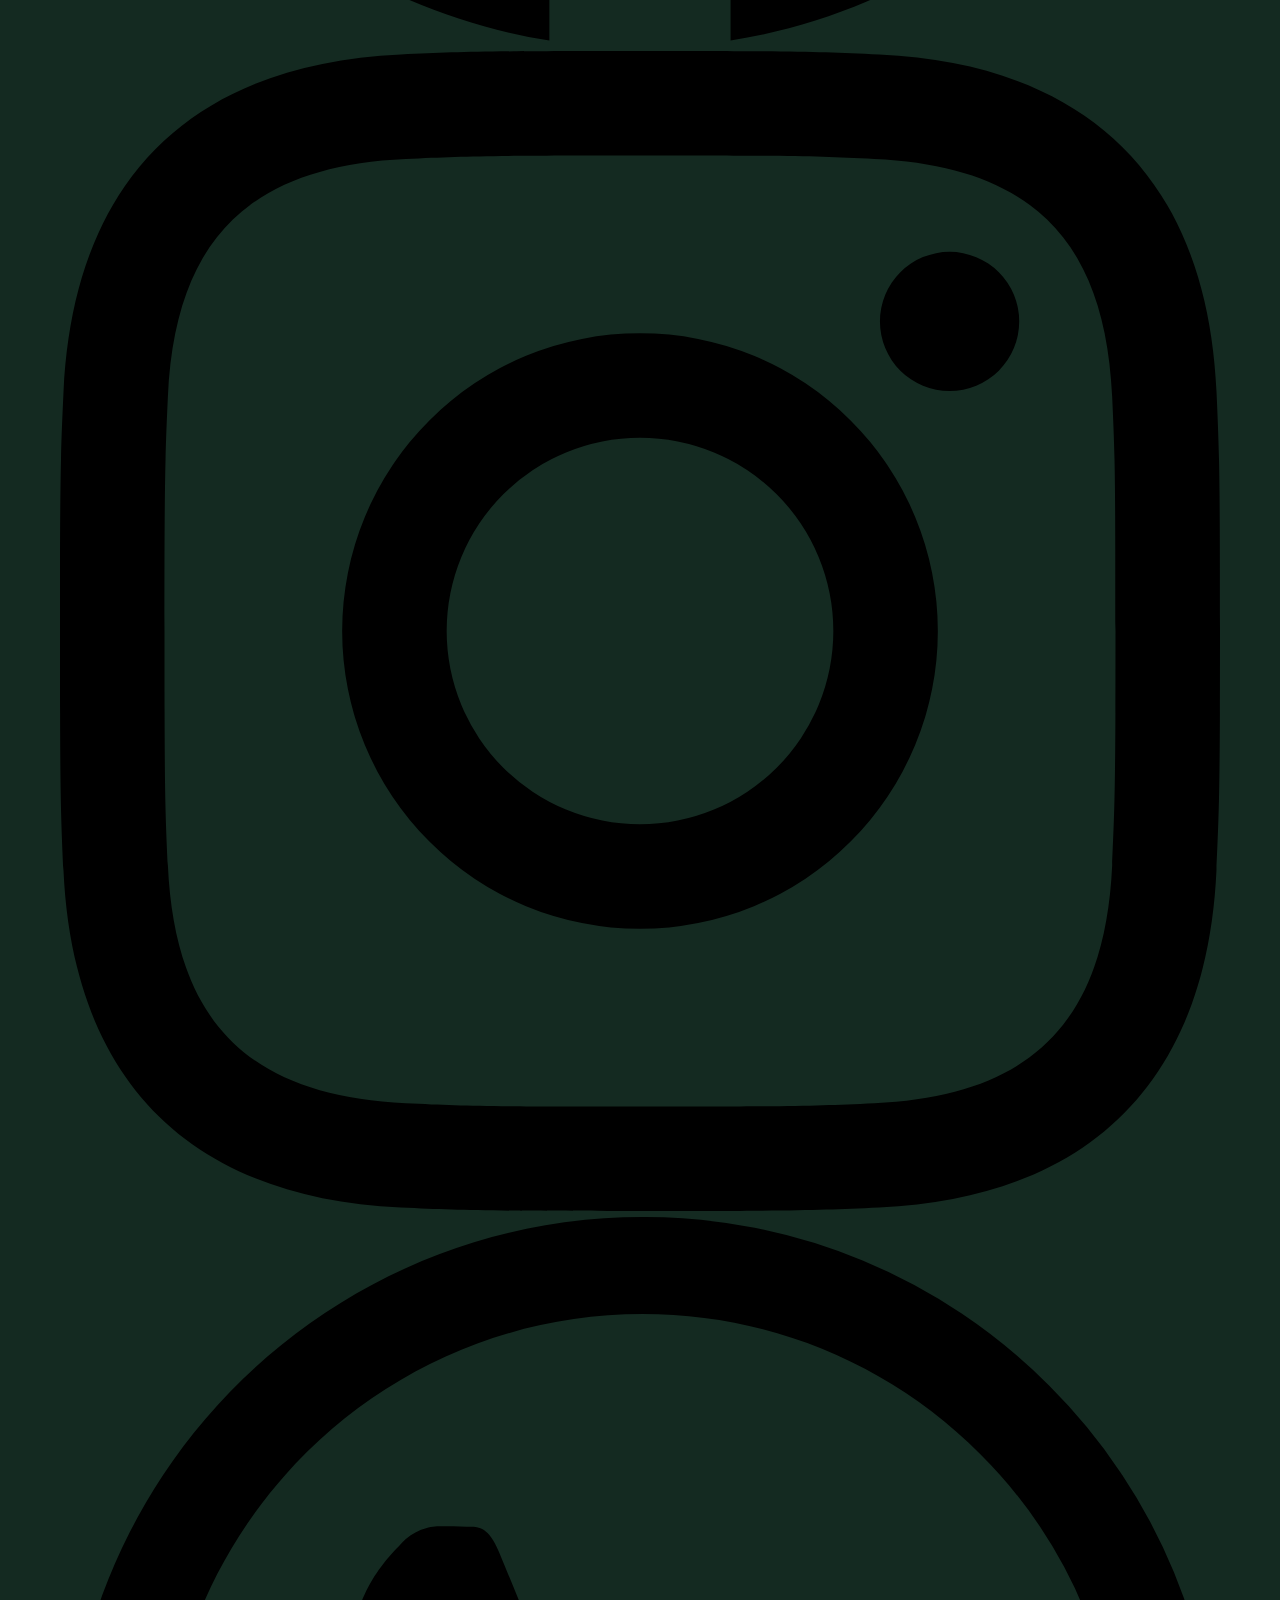
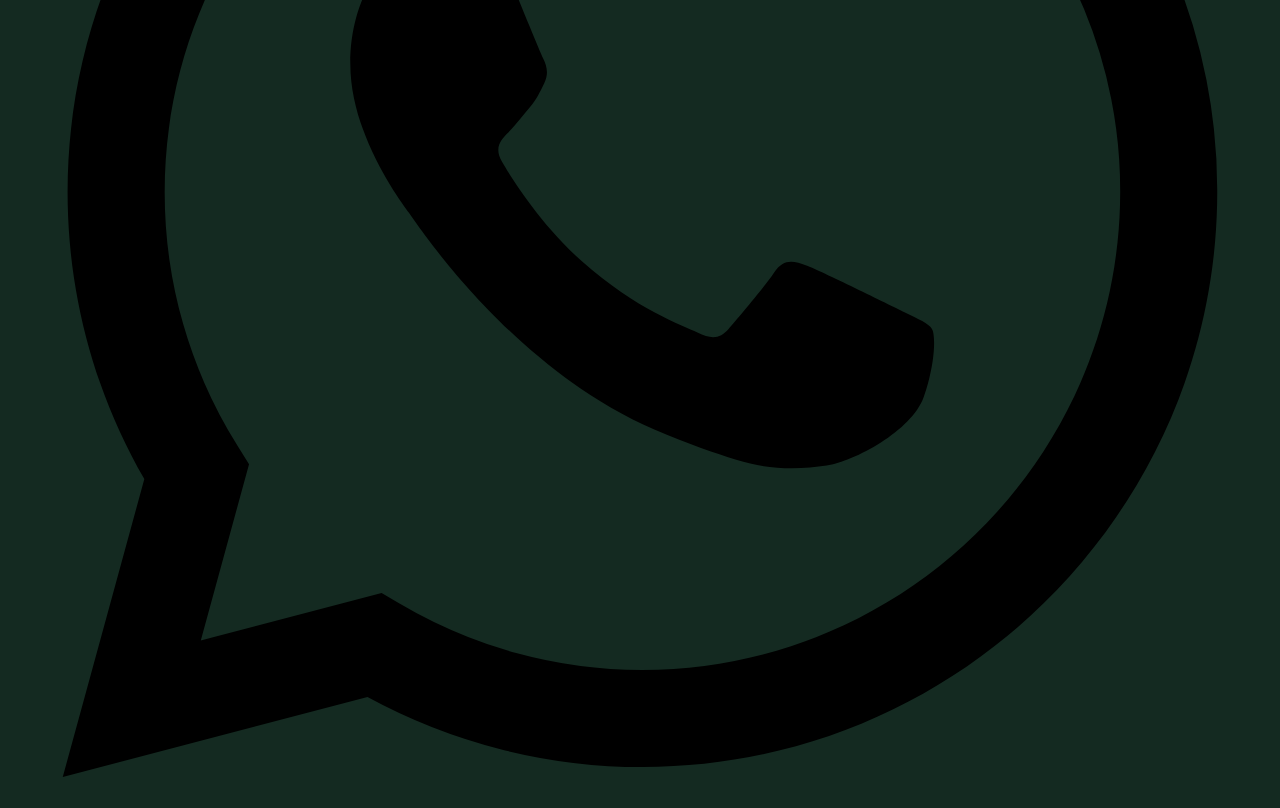
<file: index (2).html>
<!DOCTYPE html>
<html lang="en">
<head>
    <meta charset="UTF-8" />
    <meta name="viewport" content="width=device-width, initial-scale=1.0" />
    <title>UDOSEN AGRO FARMS – Fresh Vegetables, Poultry &amp; Tilapia</title>
    <meta name="description" content="UDOSEN AGRO FARMS – sustainable farming of fresh vegetables, poultry layers, and premium tilapia. Order locally grown produce today." />

    <!-- Google Fonts -->
    <link rel="preconnect" href="https://fonts.googleapis.com" />
    <link rel="preconnect" href="https://fonts.gstatic.com" crossorigin />
    <link href="https://fonts.googleapis.com/css2?family=Poppins:wght@400;500;600;700;800;900&family=Inter:wght@400;500;600;700&display=swap" rel="stylesheet" />
    <link rel="stylesheet" href="style.css" />
    <style>
        /* ────────────── CSS Reset & Base ────────────── */
        
    </style>
</head>

<body>

    <!-- ─── HEADER ─── -->
    <header class="site-header" id="header" role="banner">
        <div class="header-inner">
            <a href="#home" class="logo" aria-label="UDOSEN AGRO FARMS home">
                <span class="logo-icon">U</span>
                UDOSEN<span>Agro</span>
            </a>

            <nav class="nav-links" aria-label="Main navigation">
                <a href="#about">About</a>
                <a href="#products">Products</a>
                <a href="#gallery">Gallery</a>
                <a href="#testimonials">Testimonials</a>
                <a href="#contact" class="nav-cta">Get a Quote</a>
            </nav>

            <button class="hamburger" id="hamburger" aria-label="Toggle menu" aria-expanded="false">
                <span></span>
                <span></span>
                <span></span>
            </button>
        </div>
    </header>

    <!-- ─── MOBILE NAV ─── -->
    <nav class="mobile-nav" id="mobileNav" aria-label="Mobile navigation">
        <a href="#about" class="mobile-link">About</a>
        <a href="#products" class="mobile-link">Products</a>
        <a href="#gallery" class="mobile-link">Gallery</a>
        <a href="#testimonials" class="mobile-link">Testimonials</a>
        <a href="#contact" class="mobile-cta">Get a Quote</a>
    </nav>

    <!-- ─── FLOATING WHATSAPP ─── -->
    <a href="https://wa.me/2347040620480?text=Hello%20UDOSEN%20AGRO%20FARMS%2C%20I'd%20like%20to%20make%20an%20inquiry."
    class="wa-float"
    target="_blank"
    rel="noopener noreferrer"
    aria-label="Chat on WhatsApp">
    <svg viewBox="0 0 24 24">
        <path d="M17.472 14.382c-.297-.149-1.758-.867-2.03-.967-.273-.099-.471-.148-.67.15-.197.297-.767.966-.94 1.164-.173.199-.347.223-.644.075-.297-.15-1.255-.463-2.39-1.475-.883-.788-1.48-1.761-1.653-2.059-.173-.297-.018-.458.13-.606.134-.133.298-.347.446-.52.149-.174.198-.298.298-.497.099-.198.05-.371-.025-.52-.075-.149-.669-1.612-.916-2.207-.242-.579-.487-.5-.669-.51-.173-.008-.371-.01-.57-.01-.198 0-.52.074-.792.372-.272.297-1.04 1.016-1.04 2.479 0 1.462 1.065 2.875 1.213 3.074.149.198 2.096 3.2 5.077 4.487.709.306 1.262.489 1.694.625.712.227 1.36.195 1.871.118.571-.085 1.758-.719 2.006-1.413.248-.694.248-1.289.173-1.413-.074-.124-.272-.198-.57-.347m-5.421 7.403h-.004a9.87 9.87 0 01-5.031-1.378l-.361-.214-3.741.982.998-3.648-.235-.374a9.86 9.86 0 01-1.51-5.26c.001-5.45 4.436-9.884 9.888-9.884 2.64 0 5.122 1.03 6.988 2.898a9.825 9.825 0 012.893 6.994c-.003 5.45-4.437 9.884-9.885 9.884m8.413-18.297A11.815 11.815 0 0012.05 0C5.495 0 .16 5.335.157 11.892c0 2.096.547 4.142 1.588 5.945L.057 24l6.305-1.654a11.882 11.882 0 005.683 1.448h.005c6.554 0 11.89-5.335 11.893-11.893a11.821 11.821 0 00-3.48-8.413z"/>
    </svg>
</a>

<!-- ─── HERO ─── -->
<section class="hero" id="home" aria-labelledby="hero-title">
    
    <!-- ADDED: Moving Chicken Layers & Watermark -->
    <div class="watermark"></div>
    <div class="chicken-bg layer-1"></div>
    <div class="chicken-bg layer-2"></div>
    <div class="chicken-bg layer-3"></div>

    <div class="hero-shape"></div>
    
    <div class="container">
        <div class="hero-grid">
            <div class="hero-content">
                <p class="section-label" style="color: var(--terracotta-light);">Your trusted farm since 2020</p>
                <h1 id="hero-title">
                    From our soil to your table – <br />
                    <span class="highlight">fresh, sustainable &amp; local</span>
                </h1>
                <p class="tagline">
                    UDOSEN AGRO FARMS delivers premium vegetables, fresh eggs from our layers,
                    and farm‑raised tilapia directly to restaurants, markets, and families in our community.
                </p>
                <div class="hero-buttons">
                    <a href="#contact" class="btn btn-primary">
                        <svg viewBox="0 0 24 24"><path d="M5 12h14M12 5l7 7-7 7"/></svg>
                        Get a Quote
                    </a>
                    <a href="#products" class="btn btn-outline">Explore Products</a>
                </div>
            </div>

            <div class="hero-visual">
                <div class="hero-card">
                    <span class="emoji">🌽</span>
                    <h4>Vegetables</h4>
                    <p>Fresh &amp; nutritious</p>
                </div>
                <div class="hero-card">
                    <span class="emoji">🥚</span>
                    <h4>Poultry</h4>
                    <p>Layers &amp; eggs</p>
                </div>
                <div class="hero-card">
                    <span class="emoji">🐟</span>
                    <h4>Catfish</h4>
                    <p>Tilapia &amp; table‑sized</p>
                </div>
                <div class="hero-card">
                    <span class="emoji">🌱</span>
                    <h4>Sustainable</h4>
                    <p>Eco‑friendly practices</p>
                </div>
                <div class="hero-card hero-card-wide">
                    <span class="emoji">📦</span>
                    <div>
                        <h4>Wholesale &amp; Retail</h4>
                        <p>Serving restaurants, markets &amp; families</p>
                    </div>
                </div>
            </div>
        </div>
    </div>
</section>

<!-- ─── ABOUT ─── -->
<section class="about" id="about" aria-labelledby="about-title">
    <div class="container">
        <div class="about-grid">
            <div class="about-image" aria-label="UDOSEN AGRO FARMS field">
                <span>🌾 UDOSEN Farms</span>
            </div>
            <div class="about-text">
                <span class="section-label">About us</span>
                <h2 class="section-title" id="about-title">Growing quality, nurturing community</h2>
                <p>
                    <strong>UDOSEN AGRO FARMS</strong> is a premier agricultural enterprise dedicated to bringing the freshest, most nutritious farm produce directly to your table. With a deep passion for sustainable farming, we cultivate high-quality vegetables, raise healthy poultry layers, and farm premium Tilapia, ensuring every product meets the highest standards of excellence.
                </p>
                <p>
                    We are committed to feeding our community with food grown with integrity. From our family to yours, we believe in transparency, quality, and a genuine connection to the land.
                </p>
                <div class="about-stats">
                    <div class="about-stat">
                        <strong>5+</strong>
                        <span>Years of farming</span>
                    </div>
                    <div class="about-stat">
                        <strong>200+</strong>
                        <span>Happy customers</span>
                    </div>
                    <div class="about-stat">
                        <strong>15+</strong>
                        <span>Product varieties</span>
                    </div>
                </div>
            </div>
        </div>
    </div>
</section>

<!-- ─── PRODUCTS ─── -->
<section class="products" id="products" aria-labelledby="products-title">
    <div class="container">
        <div class="section-header center">
            <span class="section-label">Our produce</span>
            <h2 class="section-title" id="products-title">From our farm to your kitchen</h2>
            <p class="section-subtitle">
                We grow a wide range of premium products, all managed with care and sustainable practices.
            </p>
        </div>

        <div class="products-grid">
            <!-- Vegetables -->
            <div class="product-card reveal reveal-delay-1">
                <div class="product-icon">🌽</div>
                <h3>Fresh Vegetables</h3>
                <span class="product-tag">Harvested daily</span>
                <ul class="product-list">
                    <li>Tomatoes</li>
                    <li>Peppers</li>
                    <li>Cucumbers</li>
                    <li>Sweet Corn</li>
                    <li>Watermelon</li>
                </ul>
                <p>Pesticide‑free, hand‑picked at peak ripeness for maximum flavour and nutrition.</p>
                <button class="btn-small" onclick="document.getElementById('contact').scrollIntoView({behavior:'smooth'})">Order Now</button>
            </div>

            <!-- Poultry -->
            <div class="product-card reveal reveal-delay-2">
                <div class="product-icon">🥚</div>
                <h3>Poultry (Layers)</h3>
                <span class="product-tag">Free‑range &amp; healthy</span>
                <ul class="product-list">
                    <li>Layer Hens</li>
                    <li>Fresh Eggs</li>
                    <li>Point of Lay</li>
                </ul>
                <p>Raised on natural feed with access to outdoor spaces. Premium quality eggs rich in flavour.</p>
                <button class="btn-small" onclick="document.getElementById('contact').scrollIntoView({behavior:'smooth'})">Order Now</button>
            </div>

            <!-- Catfish -->
            <div class="product-card reveal reveal-delay-3">
                <div class="product-icon">🐟</div>
                <h3>Catfish (Tilapia)</h3>
                <span class="product-tag">Farm‑fresh &amp; table‑sized</span>
                <ul class="product-list">
                    <li>Tilapia (Table‑sized)</li>
                    <li>Fingerlings</li>
                    <li>Smoked Tilapia</li>
                </ul>
                <p>Raised in clean, well‑oxygenated ponds. Available fresh, smoked, or as live fingerlings.</p>
                <button class="btn-small" onclick="document.getElementById('contact').scrollIntoView({behavior:'smooth'})">Order Now</button>
            </div>
        </div>
    </div>
</section>

<!-- ─── GALLERY ─── -->
<section class="gallery" id="gallery" aria-labelledby="gallery-title">
    <div class="container">
        <div class="section-header center">
            <span class="section-label">Gallery</span>
            <h2 class="section-title" id="gallery-title">Scenes from UDOSEN Farms</h2>
            <p class="section-subtitle">A glimpse into our farm, our produce, and our passion.</p>
        </div>
        <div class="gallery-grid">
            <div class="gallery-item">
                <div class="gallery-overlay"><img src="freshvegies.jpg" alt="" class="chicken-bg"><span>Fresh harvest</span></div>
            </div>
            <div class="gallery-item">
                <div class="gallery-overlay"><img src="CHICKENS_IMAGE.jpg" alt="" class="chicken-bg"><span>Layer poultry</span></div>
            </div>
            <div class="gallery-item">
                <div class="gallery-overlay"><img src="imagescrop-fish.jpg" alt="" class="chicken-bg"><span>Tilapia pond</span></div>
            </div>
            <div class="gallery-item">
                <div class="gallery-overlay"><img src="vegetablebeds.jpg" alt="" class="chicken-bg"><span>Vegetable beds</span></div>
            </div>
            <div class="gallery-item">
                <div class="gallery-overlay"><img src="maize.jpg" alt="" class="chicken-bg"><span>Farm landscape</span></div>
            </div>
            <div class="gallery-item">
                <div class="gallery-overlay"><img src="okro.jpg" alt="" class="chicken-bg"><span>Organic greens</span></div>
            </div>
            <div class="gallery-item">
                <div class="gallery-overlay"><img src="eggimage.jpg" alt="" class="chicken-bg"><span>Egg collection</span></div>
            </div>
            <div class="gallery-item">
                <div class="gallery-overlay"><img src="tilapiafish.jpg" alt="" class="chicken-bg"><span>Smoked tilapia</span></div>
            </div>
        </div>
    </div>
</section>

<!-- ─── TESTIMONIALS ─── -->
<section class="testimonials" id="testimonials" aria-labelledby="testimonials-title">
    <div class="container">
        <div class="section-header center">
            <span class="section-label">Testimonials</span>
            <h2 class="section-title" id="testimonials-title">What our customers say</h2>
            <p class="section-subtitle">Real feedback from people who trust UDOSEN AGRO FARMS.</p>
        </div>

        <div class="testimonials-grid">
            <div class="testimonial-card reveal reveal-delay-1">
                <div class="stars">★★★★★</div>
                <blockquote>
                    “UDOSEN AGRO's vegetables are always incredibly fresh and crisp. My restaurant's salads and dishes have never looked better. The tomatoes and peppers are outstanding!”
                </blockquote>
                <div class="author">
                    <div class="author-avatar">CO</div>
                    <div class="author-info">
                        <strong>Chidi O.</strong>
                        <span>Restaurant Owner, Uyo</span>
                    </div>
                </div>
            </div>

            <div class="testimonial-card reveal reveal-delay-2">
                <div class="stars">★★★★★</div>
                <blockquote>
                    “I've been buying eggs and layers from UDOSEN for over two years. The quality is consistently excellent, and my customers keep coming back for more. Highly reliable!”
                </blockquote>
                <div class="author">
                    <div class="author-avatar">NE</div>
                    <div class="author-info">
                        <strong>Ngozi E.</strong>
                        <span>Market Vendor, Abak</span>
                    </div>
                </div>
            </div>

            <div class="testimonial-card reveal reveal-delay-3">
                <div class="stars">★★★★★</div>
                <blockquote>
                    “The tilapia from UDOSEN AGRO is exceptional – fresh, firm, and delicious. I also buy their smoked fish for my shop. Reliable delivery and great service every time.”
                </blockquote>
                <div class="author">
                    <div class="author-avatar">UA</div>
                    <div class="author-info">
                        <strong>Uduak A.</strong>
                        <span>Fish Retailer, Ikot Ekpene</span>
                    </div>
                </div>
            </div>
        </div>
    </div>
</section>

<!-- ─── CONTACT ─── -->
<section class="contact" id="contact" aria-labelledby="contact-title">
    <!-- ADD THIS LINE -->
    <div class="contact-watermark"></div>
    
    <div class="container">
        <!-- The rest of your contact section content... -->
    <div class="container">
        <div class="section-header">
            <span class="section-label">Contact</span>
            <h2 class="section-title" id="contact-title">Let’s talk fresh produce</h2>
            <p class="section-subtitle">
                Whether you need vegetables for your restaurant, eggs for your market, or
                tilapia for your shop – we’re here to help. Reach out and we’ll get back to you.
            </p>
        </div>

        <div class="contact-grid">
            <!-- Contact Info -->
            <div class="contact-info">
                <h3>Get in touch</h3>
                <p>
                    Visit us at the farm, give us a call, or send a message through the form.
                    We respond within 24 hours.
                </p>

                <div class="contact-detail">
                    <div class="icon-circle">📍</div>
                    <div>
                        <strong>Farm Address</strong>
                        <span>No. 14 UTA EWA ROAD, opposite idem udo estate.</span>
                    </div>
                </div>

                <div class="contact-detail">
                    <div class="icon-circle">📞</div>
                    <div>
                        <strong>Phone</strong>
                        <span>+234 704 062 0480</span>
                    </div>
                </div>

                <div class="contact-detail">
                    <div class="icon-circle">✉️</div>
                    <div>
                        <strong>Email</strong>
                        <span>udosenfavour21@gmail.com</span>
                    </div>
                </div>

                <div class="contact-social">
                    <a href="#" aria-label="Facebook" title="Facebook">
                        <svg viewBox="0 0 24 24"><path d="M24 12.073c0-6.627-5.373-12-12-12s-12 5.373-12 12c0 5.99 4.388 10.954 10.125 11.854v-8.385H7.078v-3.47h3.047V9.43c0-3.007 1.792-4.669 4.533-4.669 1.312 0 2.686.235 2.686.235v2.953H15.83c-1.491 0-1.956.925-1.956 1.874v2.25h3.328l-.532 3.47h-2.796v8.385C19.612 23.027 24 18.062 24 12.073z"/></svg>
                    </a>
                    <a href="#" aria-label="Instagram" title="Instagram">
                        <svg viewBox="0 0 24 24"><path d="M12 2.163c3.204 0 3.584.012 4.85.07 3.252.148 4.771 1.691 4.919 4.919.058 1.265.069 1.645.069 4.849 0 3.205-.012 3.584-.069 4.849-.149 3.225-1.664 4.771-4.919 4.919-1.266.058-1.644.07-4.85.07-3.204 0-3.584-.012-4.849-.07-3.26-.149-4.771-1.699-4.919-4.92-.058-1.265-.07-1.644-.07-4.849 0-3.204.013-3.583.07-4.849.149-3.227 1.664-4.771 4.919-4.919 1.266-.057 1.645-.069 4.849-.069zM12 0C8.741 0 8.333.014 7.053.072 2.695.272.273 2.69.073 7.052.014 8.333 0 8.741 0 12c0 3.259.014 3.668.072 4.948.2 4.358 2.618 6.78 6.98 6.98C8.333 23.986 8.741 24 12 24c3.259 0 3.668-.014 4.948-.072 4.354-.2 6.782-2.618 6.979-6.98.059-1.28.073-1.689.073-4.948 0-3.259-.014-3.667-.072-4.947-.196-4.354-2.617-6.78-6.979-6.98C15.668.014 15.259 0 12 0zm0 5.838a6.162 6.162 0 100 12.324 6.162 6.162 0 000-12.324zM12 16a4 4 0 110-8 4 4 0 010 8zm6.406-11.845a1.44 1.44 0 100 2.881 1.44 1.44 0 000-2.881z"/></svg>
                    </a>
                    <a href="https://wa.me/2347040620480?text=Hello%20UDOSEN%20AGRO%20FARMS" aria-label="WhatsApp" title="WhatsApp">
                        <svg viewBox="0 0 24 24"><path d="M17.472 14.382c-.297-.149-1.758-.867-2.03-.967-.273-.099-.471-.148-.67.15-.197.297-.767.966-.94 1.164-.173.199-.347.223-.644.075-.297-.15-1.255-.463-2.39-1.475-.883-.788-1.48-1.761-1.653-2.059-.173-.297-.018-.458.13-.606.134-.133.298-.347.446-.52.149-.174.198-.298.298-.497.099-.198.05-.371-.025-.52-.075-.149-.669-1.612-.916-2.207-.242-.579-.487-.5-.669-.51-.173-.008-.371-.01-.57-.01-.198 0-.52.074-.792.372-.272.297-1.04 1.016-1.04 2.479 0 1.462 1.065 2.875 1.213 3.074.149.198 2.096 3.2 5.077 4.487.709.306 1.262.489 1.694.625.712.227 1.36.195 1.871.118.571-.085 1.758-.719 2.006-1.413.248-.694.248-1.289.173-1.413-.074-.124-.272-.198-.57-.347m-5.421 7.403h-.004a9.87 9.87 0 01-5.031-1.378l-.361-.214-3.741.982.998-3.648-.235-.374a9.86 9.86 0 01-1.51-5.26c.001-5.45 4.436-9.884 9.888-9.884 2.64 0 5.122 1.03 6.988 2.898a9.825 9.825 0 012.893 6.994c-.003 5.45-4.437 9.884-9.885 9.884m8.413-18.297A11.815 11.815 0 0012.05 0C5.495 0 .16 5.335.157 11.892c0 2.096.547 4.142 1.588 5.945L.057 24l6.305-1.654a11.882 11.882 0 005.683 1.448h.005c6.554 0 11.89-5.335 11.893-11.893a11.821 11.821 0 00-3.48-8.413z"/></svg>
                    </a>
                </div>
            </div>

            <!-- Form -->
            <div class="contact-form">
                <h4>Request a quote</h4>
                <p class="form-sub">Fill in the form and we’ll respond within 24 hours.</p>

                <form id="inquiryForm" novalidate>
                    <div class="form-row">
                        <div class="form-group">
                            <label for="fullName">Full Name *</label>
                            <input type="text" id="fullName" placeholder="e.g. John Adeyemi" required />
                            <div class="error-message">Please enter your full name.</div>
                        </div>
                        <div class="form-group">
                            <label for="email">Email Address *</label>
                            <input type="email" id="email" placeholder="e.g. john@example.com" required />
                            <div class="error-message">Please enter a valid email address.</div>
                        </div>
                    </div>

                    <div class="form-group">
                        <label for="phone">Phone Number</label>
                        <input type="tel" id="phone" placeholder="e.g. 080 1234 5678" />
                    </div>

                    <div class="form-group">
                        <label for="productInterest">Product Interest *</label>
                        <select id="productInterest" required>
                            <option value="">Select a product category</option>
                            <option value="Vegetables">Vegetables (Tomatoes, Peppers, Corn, etc.)</option>
                            <option value="Poultry">Poultry (Layers, Eggs)</option>
                            <option value="Catfish">Catfish (Tilapia, Table-sized)</option>
                            <option value="Mixed">Mixed / All products</option>
                        </select>
                        <div class="error-message">Please select a product category.</div>
                    </div>

                    <div class="form-group">
                        <label for="message">Message *</label>
                        <textarea id="message" placeholder="Tell us what you need – quantities, delivery dates, or any special requests…" required></textarea>
                        <div class="error-message">Please enter your message.</div>
                    </div>

                    <button type="submit" class="btn-submit">Send Quote Request</button>

                    <div class="form-success" id="formSuccess">
                        ✅ Thank you! Your quote request has been sent. We’ll get back to you within 24 hours.
                    </div>
                </form>
                <p style="font-size: 0.75rem; color: var(--text-light); margin-top: 12px; text-align: center;">
                    By submitting this form, your email client will open to send us your inquiry.
                </p>
            </div>
        </div>
    </div>
</section>

<!-- ─── FOOTER ─── -->
<footer class="site-footer" role="contentinfo">
    <div class="container">
        <div class="footer-grid">
            <div class="footer-brand">
                <div class="logo">
                    <span class="logo-icon">U</span>
                    UDOSEN<span>Agro</span>
                </div>
                <p>
                    Sustainable farming of fresh vegetables, quality layers &amp; eggs, and
                    premium tilapia. Serving our community with integrity.
                </p>
            </div>

            <div class="footer-col">
                <h4>Quick Links</h4>
                <ul>
                    <li><a href="#about">About Us</a></li>
                    <li><a href="#products">Our Products</a></li>
                    <li><a href="#gallery">Gallery</a></li>
                    <li><a href="#testimonials">Testimonials</a></li>
                    <li><a href="#contact">Contact</a></li>
                </ul>
            </div>

            <div class="footer-col">
                <h4>Products</h4>
                <ul>
                    <li><a href="#products">Fresh Vegetables</a></li>
                    <li><a href="#products">Poultry (Layers &amp; Eggs)</a></li>
                    <li><a href="#products">Catfish (Tilapia)</a></li>
                    <li><a href="#products">Wholesale Orders</a></li>
                </ul>
            </div>
        </div>

        <div class="footer-bottom">
            <span>&copy; 2025 UDOSEN AGRO FARMS. All rights reserved.</span>
            <div class="footer-social">
                <a href="#" aria-label="Facebook" title="Facebook">
                    <svg viewBox="0 0 24 24"><path d="M24 12.073c0-6.627-5.373-12-12-12s-12 5.373-12 12c0 5.99 4.388 10.954 10.125 11.854v-8.385H7.078v-3.47h3.047V9.43c0-3.007 1.792-4.669 4.533-4.669 1.312 0 2.686.235 2.686.235v2.953H15.83c-1.491 0-1.956.925-1.956 1.874v2.25h3.328l-.532 3.47h-2.796v8.385C19.612 23.027 24 18.062 24 12.073z"/></svg>
                </a>
                <a href="#" aria-label="Instagram" title="Instagram">
                    <svg viewBox="0 0 24 24"><path d="M12 2.163c3.204 0 3.584.012 4.85.07 3.252.148 4.771 1.691 4.919 4.919.058 1.265.069 1.645.069 4.849 0 3.205-.012 3.584-.069 4.849-.149 3.225-1.664 4.771-4.919 4.919-1.266.058-1.644.07-4.85.07-3.204 0-3.584-.012-4.849-.07-3.26-.149-4.771-1.699-4.919-4.92-.058-1.265-.07-1.644-.07-4.849 0-3.204.013-3.583.07-4.849.149-3.227 1.664-4.771 4.919-4.919 1.266-.057 1.645-.069 4.849-.069zM12 0C8.741 0 8.333.014 7.053.072 2.695.272.273 2.69.073 7.052.014 8.333 0 8.741 0 12c0 3.259.014 3.668.072 4.948.2 4.358 2.618 6.78 6.98 6.98C8.333 23.986 8.741 24 12 24c3.259 0 3.668-.014 4.948-.072 4.354-.2 6.782-2.618 6.979-6.98.059-1.28.073-1.689.073-4.948 0-3.259-.014-3.667-.072-4.947-.196-4.354-2.617-6.78-6.979-6.98C15.668.014 15.259 0 12 0zm0 5.838a6.162 6.162 0 100 12.324 6.162 6.162 0 000-12.324zM12 16a4 4 0 110-8 4 4 0 010 8zm6.406-11.845a1.44 1.44 0 100 2.881 1.44 1.44 0 000-2.881z"/></svg>
                </a>
                <a href="https://wa.me/2347040620480" aria-label="WhatsApp" title="WhatsApp">
                    <svg viewBox="0 0 24 24"><path d="M17.472 14.382c-.297-.149-1.758-.867-2.03-.967-.273-.099-.471-.148-.67.15-.197.297-.767.966-.94 1.164-.173.199-.347.223-.644.075-.297-.15-1.255-.463-2.39-1.475-.883-.788-1.48-1.761-1.653-2.059-.173-.297-.018-.458.13-.606.134-.133.298-.347.446-.52.149-.174.198-.298.298-.497.099-.198.05-.371-.025-.52-.075-.149-.669-1.612-.916-2.207-.242-.579-.487-.5-.669-.51-.173-.008-.371-.01-.57-.01-.198 0-.52.074-.792.372-.272.297-1.04 1.016-1.04 2.479 0 1.462 1.065 2.875 1.213 3.074.149.198 2.096 3.2 5.077 4.487.709.306 1.262.489 1.694.625.712.227 1.36.195 1.871.118.571-.085 1.758-.719 2.006-1.413.248-.694.248-1.289.173-1.413-.074-.124-.272-.198-.57-.347m-5.421 7.403h-.004a9.87 9.87 0 01-5.031-1.378l-.361-.214-3.741.982.998-3.648-.235-.374a9.86 9.86 0 01-1.51-5.26c.001-5.45 4.436-9.884 9.888-9.884 2.64 0 5.122 1.03 6.988 2.898a9.825 9.825 0 012.893 6.994c-.003 5.45-4.437 9.884-9.885 9.884m8.413-18.297A11.815 11.815 0 0012.05 0C5.495 0 .16 5.335.157 11.892c0 2.096.547 4.142 1.588 5.945L.057 24l6.305-1.654a11.882 11.882 0 005.683 1.448h.005c6.554 0 11.89-5.335 11.893-11.893a11.821 11.821 0 00-3.48-8.413z"/></svg>
                </a>
            </div>
        </div>
    </div>
</footer>

<!-- ─── BACK TO TOP ─── -->
<button class="back-top" id="backTop" aria-label="Back to top">
    <svg viewBox="0 0 24 24"><path d="M12 5l7 7-7 7M5 12h14"/></svg>
</button>

<!-- ──────────────────────────────────────────── -->
<!-- JAVASCRIPT -->
<!-- ──────────────────────────────────────────── -->
<script>
    (function() {
        'use strict';

        // ─── Hamburger ───
        const hamburger = document.getElementById('hamburger');
        const mobileNav = document.getElementById('mobileNav');

        function toggleMenu() {
            const isOpen = hamburger.classList.toggle('active');
            mobileNav.classList.toggle('open');
            hamburger.setAttribute('aria-expanded', isOpen);
            document.body.style.overflow = isOpen ? 'hidden' : '';
        }

        hamburger.addEventListener('click', toggleMenu);

        document.querySelectorAll('.mobile-link, .mobile-cta').forEach(link => {
            link.addEventListener('click', () => {
                hamburger.classList.remove('active');
                mobileNav.classList.remove('open');
                hamburger.setAttribute('aria-expanded', 'false');
                document.body.style.overflow = '';
            });
        });

        // ─── Header scroll shadow ───
        const header = document.getElementById('header');
        window.addEventListener('scroll', () => {
            if (window.pageYOffset > 30) {
                header.classList.add('scrolled');
            } else {
                header.classList.remove('scrolled');
            }
        }, { passive: true });

        // ─── Back to top ───
        const backTop = document.getElementById('backTop');
        window.addEventListener('scroll', () => {
            if (window.pageYOffset > 500) {
                backTop.classList.add('visible');
            } else {
                backTop.classList.remove('visible');
            }
        }, { passive: true });

        backTop.addEventListener('click', () => {
            window.scrollTo({ top: 0, behavior: 'smooth' });
        });

        // ─── Scroll reveal ───
        const revealElements = document.querySelectorAll('.reveal');
        const revealObserver = new IntersectionObserver((entries) => {
            entries.forEach(entry => {
                if (entry.isIntersecting) {
                    entry.target.classList.add('visible');
                }
            });
        }, { threshold: 0.12, rootMargin: '0px 0px -40px 0px' });
        revealElements.forEach(el => revealObserver.observe(el));

        // ─── Form: Send email via mailto ───
        const form = document.getElementById('inquiryForm');
        const successMsg = document.getElementById('formSuccess');

        function validateField(field) {
            const group = field.closest('.form-group');
            const error = group.querySelector('.error-message');

            if (field.hasAttribute('required') && !field.value.trim()) {
                group.classList.add('error');
                return false;
            }

            if (field.type === 'email' && field.value.trim()) {
                const emailPattern = /^[^\s@]+@[^\s@]+\.[^\s@]+$/;
                if (!emailPattern.test(field.value.trim())) {
                    group.classList.add('error');
                    return false;
                }
            }

            group.classList.remove('error');
            return true;
        }

        form.querySelectorAll('input, select, textarea').forEach(field => {
            field.addEventListener('blur', () => validateField(field));
            field.addEventListener('input', () => {
                const group = field.closest('.form-group');
                if (group.classList.contains('error')) {
                    validateField(field);
                }
            });
        });

        form.addEventListener('submit', function(e) {
            e.preventDefault();

            let isValid = true;
            const fields = form.querySelectorAll('input[required], select[required], textarea[required]');
            fields.forEach(field => {
                if (!validateField(field)) isValid = false;
            });

            const emailField = document.getElementById('email');
            if (emailField.value.trim() && !/^[^\s@]+@[^\s@]+\.[^\s@]+$/.test(emailField.value.trim())) {
                const group = emailField.closest('.form-group');
                group.classList.add('error');
                isValid = false;
            }

            if (!isValid) {
                const firstError = form.querySelector('.form-group.error');
                if (firstError) {
                    firstError.scrollIntoView({ behavior: 'smooth', block: 'center' });
                    const input = firstError.querySelector('input, select, textarea');
                    if (input) input.focus();
                }
                return;
            }

            // --- Gather data for mailto ---
            const name = document.getElementById('fullName').value.trim();
            const email = document.getElementById('email').value.trim();
            const phone = document.getElementById('phone').value.trim();
            const product = document.getElementById('productInterest').value;
            const message = document.getElementById('message').value.trim();

            const subject = `Quote Request from ${name} - UDOSEN AGRO FARMS`;
            const body =
                `Name: ${name}%0D%0AEmail: ${email}%0D%0APhone: ${phone}%0D%0AProduct Interest: ${product}%0D%0A%0D%0AMessage:%0D%0A${message}`;

            // Open default email client
            window.location.href =
                `mailto:udosenfavour21@gmail.com?subject=${encodeURIComponent(subject)}&body=${body}`;

            // Show success message
            successMsg.classList.add('show');
            form.reset();
            form.querySelectorAll('.form-group').forEach(g => g.classList.remove('error'));

            setTimeout(() => {
                successMsg.classList.remove('show');
            }, 8000);
        });

        // ─── Smooth nav clicks ───
        document.querySelectorAll('a[href^="#"]').forEach(anchor => {
            anchor.addEventListener('click', function(e) {
                const targetId = this.getAttribute('href');
                if (targetId === '#') return;
                const target = document.querySelector(targetId);
                if (target) {
                    e.preventDefault();
                    const headerHeight = header.offsetHeight;
                    const targetPosition = target.getBoundingClientRect().top + window.pageYOffset -
                        headerHeight - 16;
                    window.scrollTo({ top: targetPosition, behavior: 'smooth' });
                }
            });
        });

    })();
</script>

</body>
</html>
</file>
<file: style.css>
/* Udosen Agro Farms — clean responsive stylesheet */
:root {
  --green-dark: #1e3a2f;
  --green: #2d5a45;
  --green-light: #4a7c5f;
  --sage: #dfe8d6;
  --cream: #f8f3e9;
  --cream-light: #fdfaf5;
  --accent: #d97a3e;
  --accent-light: #e8955e;
  --text: #1f2421;
  --text-muted: #5c635e;
  --white: #fff;
  --shadow: 0 8px 30px rgba(30, 58, 47, .10);
  --shadow-hover: 0 14px 40px rgba(30, 58, 47, .18);
  --radius: 16px;
  --radius-sm: 10px;
  --ease: .35s cubic-bezier(.22, 1, .36, 1);
  --header-h: 70px;
}

*, *::before, *::after { box-sizing: border-box; margin: 0; padding: 0; }
html { scroll-behavior: smooth; scroll-padding-top: calc(var(--header-h) + 10px); -webkit-text-size-adjust: 100%; }
body { font-family: 'Inter', system-ui, sans-serif; color: var(--text); background: var(--cream-light); line-height: 1.65; overflow-x: hidden; }
img { max-width: 100%; display: block; }
a { color: inherit; text-decoration: none; }
ul, ol { list-style: none; }
h1, h2, h3, h4 { font-family: 'Poppins', sans-serif; line-height: 1.2; color: var(--green-dark); }
:focus-visible { outline: 3px solid var(--accent); outline-offset: 3px; border-radius: 4px; }

.container { width: min(1160px, 100% - 2.5rem); margin-inline: auto; }
.section { padding: clamp(3.5rem, 8vw, 6rem) 0; }
.section-header { text-align: center; max-width: 640px; margin: 0 auto clamp(2rem, 5vw, 3rem); }
.section-label { display: inline-block; font-size: .78rem; font-weight: 600; letter-spacing: .12em; text-transform: uppercase; color: var(--accent); margin-bottom: .6rem; }
.section-title { font-size: clamp(1.6rem, 4vw, 2.4rem); margin-bottom: .8rem; }
.section-subtitle { color: var(--text-muted); font-size: clamp(.95rem, 2.2vw, 1.05rem); }

/* Buttons */
.btn { display: inline-flex; align-items: center; justify-content: center; gap: .5rem; padding: .85rem 1.6rem; border-radius: 50px; font-weight: 600; font-size: .95rem; border: 2px solid transparent; cursor: pointer; transition: transform var(--ease), background var(--ease), box-shadow var(--ease), color var(--ease); font-family: inherit; }
.btn-primary { background: var(--accent); color: var(--white); box-shadow: 0 6px 20px rgba(217, 122, 62, .35); }
.btn-primary:hover { background: #c4682f; transform: translateY(-2px); }
.btn-outline { border-color: rgba(255, 255, 255, .7); color: var(--white); }
.btn-outline:hover { background: var(--white); color: var(--green-dark); }
.btn-ghost { border-color: var(--green); color: var(--green); background: transparent; }
.btn-ghost:hover { background: var(--green); color: var(--white); }
.btn-small { display: inline-block; margin-top: auto; padding: .65rem 1.2rem; border-radius: 50px; background: var(--green); color: var(--white); font-weight: 600; font-size: .88rem; text-align: center; transition: background var(--ease), transform var(--ease); }
.btn-small:hover { background: var(--green-dark); transform: translateY(-2px); }

/* Header */
.site-header { position: fixed; inset: 0 0 auto; z-index: 100; height: var(--header-h); background: rgba(253, 250, 245, .92); backdrop-filter: blur(10px); -webkit-backdrop-filter: blur(10px); transition: box-shadow var(--ease); }
.site-header.scrolled { box-shadow: 0 4px 20px rgba(0, 0, 0, .08); }
.header-inner { height: 100%; display: flex; align-items: center; justify-content: space-between; gap: 1rem; }
.logo { display: flex; align-items: center; gap: .6rem; font-family: 'Poppins', sans-serif; font-weight: 800; font-size: 1.1rem; color: var(--green-dark); white-space: nowrap; }
.logo em { font-style: normal; color: var(--accent); font-weight: 600; }
.logo-icon { width: 38px; height: 38px; border-radius: 10px; background: var(--green-dark); color: var(--accent-light); display: grid; place-items: center; font-size: 1.15rem; flex-shrink: 0; }
.nav-links { display: flex; align-items: center; gap: 1.6rem; }
.nav-links a { font-weight: 500; font-size: .93rem; color: var(--text); position: relative; transition: color var(--ease); }
.nav-links a:not(.nav-cta)::after { content: ""; position: absolute; left: 0; bottom: -4px; width: 0; height: 2px; background: var(--accent); transition: width var(--ease); }
.nav-links a:hover, .nav-links a.active { color: var(--green); }
.nav-links a:hover::after, .nav-links a.active::after { width: 100%; }
.nav-cta { background: var(--green-dark); color: var(--white) !important; padding: .55rem 1.2rem; border-radius: 50px; }
.nav-cta:hover { background: var(--accent); }
.hamburger { display: none; width: 44px; height: 44px; border: 0; background: transparent; cursor: pointer; flex-direction: column; justify-content: center; align-items: center; gap: 5px; }
.hamburger span { width: 24px; height: 2.5px; border-radius: 2px; background: var(--green-dark); transition: transform var(--ease), opacity var(--ease); }
.hamburger.active span:nth-child(1) { transform: translateY(7.5px) rotate(45deg); }
.hamburger.active span:nth-child(2) { opacity: 0; }
.hamburger.active span:nth-child(3) { transform: translateY(-7.5px) rotate(-45deg); }

/* Hero */
.hero { position: relative; padding: calc(var(--header-h) + clamp(2.5rem, 7vw, 5rem)) 0 clamp(3.5rem, 8vw, 6rem); color: var(--white); background: linear-gradient(120deg, rgba(20, 42, 33, .94), rgba(30, 58, 47, .82)), url('vegetablebeds.jpg') center / cover no-repeat; overflow: hidden; }
.hero-grid { display: grid; grid-template-columns: 1.15fr .85fr; gap: clamp(2rem, 5vw, 4rem); align-items: center; }
.eyebrow { font-size: .85rem; font-weight: 600; color: var(--accent-light); letter-spacing: .04em; margin-bottom: 1rem; }
.hero h1 { color: var(--white); font-size: clamp(2rem, 5.5vw, 3.4rem); font-weight: 800; margin-bottom: 1.2rem; }
.hero h1 span { color: var(--accent-light); }
.tagline { font-size: clamp(1rem, 2.4vw, 1.12rem); color: rgba(255, 255, 255, .85); max-width: 560px; margin-bottom: 2rem; }
.hero-buttons { display: flex; flex-wrap: wrap; gap: .9rem; margin-bottom: 2rem; }
.hero-points { display: flex; flex-wrap: wrap; gap: .6rem 1.4rem; font-size: .9rem; color: rgba(255, 255, 255, .85); }
.hero-points li::before { content: "✓"; color: var(--accent-light); font-weight: 700; margin-right: .4rem; }
.hero-visual { position: relative; justify-self: center; width: min(340px, 100%); }
.hero-img { width: 100%; aspect-ratio: 4 / 5; object-fit: cover; border-radius: 24px; box-shadow: 0 25px 60px rgba(0, 0, 0, .35); border: 6px solid rgba(255, 255, 255, .12); }
.hero-badge { position: absolute; background: var(--white); color: var(--text); border-radius: 14px; padding: .7rem 1rem; box-shadow: var(--shadow-hover); display: flex; flex-direction: column; line-height: 1.3; animation: float 5s ease-in-out infinite; }
.hero-badge strong { font-family: 'Poppins', sans-serif; color: var(--green-dark); }
.hero-badge span { font-size: .8rem; color: var(--text-muted); }
.hero-badge-1 { top: 12%; left: -18%; }
.hero-badge-2 { bottom: 10%; right: -14%; animation-delay: -2.5s; }
@keyframes float { 50% { transform: translateY(-8px); } }

/* About */
.about-grid { display: grid; grid-template-columns: 1fr 1fr; gap: clamp(2rem, 5vw, 4rem); align-items: center; }
.about-media img { width: 100%; aspect-ratio: 4 / 3; object-fit: cover; border-radius: var(--radius); box-shadow: var(--shadow); }
.about-text p { color: var(--text-muted); margin-bottom: 1rem; }
.about-text strong { color: var(--green-dark); }
.stats { display: grid; grid-template-columns: repeat(3, 1fr); gap: .9rem; margin-top: 1.6rem; }
.stat { background: var(--white); border-radius: var(--radius-sm); padding: 1.1rem .6rem; text-align: center; box-shadow: var(--shadow); }
.stat-number { display: block; font-family: 'Poppins', sans-serif; font-weight: 800; font-size: clamp(1.4rem, 4vw, 1.9rem); color: var(--accent); }
.stat-label { font-size: .8rem; color: var(--text-muted); }

/* Products */
.products { background: var(--cream); }
.products-grid { display: grid; grid-template-columns: repeat(3, 1fr); gap: 1.6rem; }
.product-card { background: var(--white); border-radius: var(--radius); overflow: hidden; box-shadow: var(--shadow); display: flex; flex-direction: column; transition: transform var(--ease), box-shadow var(--ease); }
.product-card img { width: 100%; aspect-ratio: 16 / 10; object-fit: cover; }
.product-body { padding: 1.4rem; display: flex; flex-direction: column; flex: 1; }
.product-tag { align-self: flex-start; font-size: .75rem; font-weight: 600; color: var(--green); background: var(--sage); padding: .25rem .75rem; border-radius: 50px; margin-bottom: .7rem; }
.product-card h3 { font-size: 1.2rem; margin-bottom: .7rem; }
.product-list { display: flex; flex-wrap: wrap; gap: .4rem; margin-bottom: .9rem; }
.product-list li { font-size: .8rem; background: var(--cream); padding: .25rem .65rem; border-radius: 6px; color: var(--text); }
.product-card p { font-size: .92rem; color: var(--text-muted); margin-bottom: 1.2rem; }

/* How */
.steps { display: grid; grid-template-columns: repeat(3, 1fr); gap: 1.4rem; counter-reset: none; }
.step { background: var(--white); border-radius: var(--radius); padding: 1.8rem 1.4rem; box-shadow: var(--shadow); text-align: center; }
.step-num { width: 48px; height: 48px; margin: 0 auto 1rem; border-radius: 50%; background: var(--green-dark); color: var(--accent-light); display: grid; place-items: center; font-family: 'Poppins', sans-serif; font-weight: 700; font-size: 1.2rem; }
.step h3 { font-size: 1.05rem; margin-bottom: .5rem; }
.step p { font-size: .92rem; color: var(--text-muted); }

/* Gallery */
.gallery { background: var(--cream); }
.gallery-grid { display: grid; grid-template-columns: repeat(4, 1fr); gap: 1rem; }
.gallery-item { position: relative; border-radius: var(--radius-sm); overflow: hidden; aspect-ratio: 1; cursor: zoom-in; box-shadow: var(--shadow); transition: transform var(--ease), box-shadow var(--ease); }
.gallery-img { width: 100%; height: 100%; object-fit: cover; transition: transform .6s ease; }
.gallery-item figcaption { position: absolute; inset: auto 0 0; padding: 2rem .9rem .8rem; color: var(--white); font-weight: 600; font-size: .9rem; background: linear-gradient(transparent, rgba(20, 42, 33, .85)); opacity: 0; transform: translateY(10px); transition: opacity var(--ease), transform var(--ease); }

/* Testimonials */
.testimonials-grid { display: grid; grid-template-columns: repeat(3, 1fr); gap: 1.4rem; }
.testimonial { background: var(--white); border-radius: var(--radius); padding: 1.6rem; box-shadow: var(--shadow); display: flex; flex-direction: column; gap: 1rem; }
.stars { color: #f0a500; letter-spacing: 2px; }
.testimonial blockquote { color: var(--text-muted); font-style: italic; flex: 1; }
.testimonial figcaption { display: flex; align-items: center; gap: .8rem; }
.testimonial figcaption strong { display: block; color: var(--green-dark); }
.testimonial small { color: var(--text-muted); font-size: .82rem; }
.avatar { width: 44px; height: 44px; border-radius: 50%; background: var(--green); color: var(--white); display: grid; place-items: center; font-weight: 700; font-size: .85rem; flex-shrink: 0; }

/* Contact */
.contact { background: var(--green-dark); }
.contact .section-title { color: var(--white); }
.contact .section-subtitle { color: rgba(255, 255, 255, .75); }
.contact-grid { display: grid; grid-template-columns: .9fr 1.1fr; gap: 2rem; align-items: start; }
.contact-info { display: grid; gap: .9rem; }
.contact-detail { display: flex; gap: 1rem; align-items: flex-start; background: rgba(255, 255, 255, .06); border: 1px solid rgba(255, 255, 255, .1); border-radius: var(--radius-sm); padding: 1rem 1.1rem; color: rgba(255, 255, 255, .85); font-size: .92rem; transition: background var(--ease); word-break: break-word; }
.contact-detail:hover { background: rgba(255, 255, 255, .12); }
.contact-detail strong { display: block; color: var(--white); font-family: 'Poppins', sans-serif; margin-bottom: .15rem; }
.icon-circle { width: 42px; height: 42px; border-radius: 50%; background: rgba(232, 149, 94, .18); display: grid; place-items: center; flex-shrink: 0; font-size: 1.1rem; }
.contact-form { background: var(--white); border-radius: var(--radius); padding: clamp(1.4rem, 4vw, 2.2rem); box-shadow: var(--shadow-hover); }
.contact-form h3 { margin-bottom: 1.2rem; font-size: 1.3rem; }
.form-row { display: grid; grid-template-columns: 1fr 1fr; gap: 1rem; }
.form-group { margin-bottom: 1rem; }
.form-group label { display: block; font-weight: 600; font-size: .85rem; margin-bottom: .35rem; color: var(--green-dark); }
.form-group input, .form-group select, .form-group textarea { width: 100%; padding: .8rem 1rem; border: 1.5px solid #dcdcd4; border-radius: var(--radius-sm); font: inherit; font-size: 16px; background: var(--cream-light); color: var(--text); transition: border-color var(--ease), box-shadow var(--ease); }
.form-group textarea { resize: vertical; min-height: 110px; }
.form-group input:focus, .form-group select:focus, .form-group textarea:focus { outline: none; border-color: var(--green-light); box-shadow: 0 0 0 3px rgba(74, 124, 95, .15); }
.error-message { display: none; color: #c0392b; font-size: .8rem; margin-top: .3rem; }
.form-group.error input, .form-group.error select, .form-group.error textarea { border-color: #c0392b; }
.form-group.error .error-message { display: block; }
.form-actions { display: flex; flex-wrap: wrap; gap: .8rem; margin-top: .4rem; }
.form-actions .btn { flex: 1 1 180px; }
.form-success { display: none; margin-top: 1rem; padding: .8rem 1rem; border-radius: var(--radius-sm); background: #e8f5ec; color: var(--green); font-weight: 500; font-size: .92rem; }
.form-success.show { display: block; }

/* Footer */
.site-footer { background: #142a21; color: rgba(255, 255, 255, .7); padding: 3.5rem 0 1.5rem; font-size: .92rem; }
.footer-grid { display: grid; grid-template-columns: 1.5fr 1fr 1fr; gap: 2rem; margin-bottom: 2rem; }
.logo-light { color: var(--white); margin-bottom: 1rem; }
.site-footer h4 { color: var(--white); font-size: 1rem; margin-bottom: .9rem; }
.site-footer li { margin-bottom: .5rem; }
.site-footer a:hover { color: var(--accent-light); }
.footer-bottom { border-top: 1px solid rgba(255, 255, 255, .1); padding-top: 1.4rem; text-align: center; font-size: .85rem; }

/* Floating buttons */
.wa-float { position: fixed; right: 20px; bottom: 20px; z-index: 90; width: 56px; height: 56px; border-radius: 50%; background: #25d366; display: grid; place-items: center; box-shadow: 0 8px 24px rgba(37, 211, 102, .45); transition: transform var(--ease); }
.wa-float:hover { transform: scale(1.08); }
.wa-float svg { width: 30px; height: 30px; fill: var(--white); }
.back-top { position: fixed; right: 26px; bottom: 88px; z-index: 90; width: 44px; height: 44px; border-radius: 50%; border: 0; background: var(--green-dark); cursor: pointer; display: grid; place-items: center; opacity: 0; visibility: hidden; transform: translateY(10px); transition: opacity var(--ease), transform var(--ease), visibility var(--ease); }
.back-top.visible { opacity: 1; visibility: visible; transform: none; }
.back-top svg { width: 20px; height: 20px; fill: none; stroke: var(--white); stroke-width: 2.5; stroke-linecap: round; stroke-linejoin: round; }

/* Lightbox */
.lightbox { position: fixed; inset: 0; z-index: 200; background: rgba(10, 20, 15, .92); display: flex; align-items: center; justify-content: center; padding: 1rem; }
.lightbox[hidden] { display: none; }
.lightbox figure { max-width: min(900px, 100%); text-align: center; }
.lightbox img { max-height: 78vh; width: auto; margin: 0 auto; border-radius: var(--radius-sm); }
.lightbox figcaption { color: var(--white); margin-top: .8rem; font-weight: 500; }
.lb-close, .lb-nav { position: absolute; background: rgba(255, 255, 255, .12); color: var(--white); border: 0; cursor: pointer; border-radius: 50%; width: 46px; height: 46px; font-size: 1.8rem; line-height: 1; display: grid; place-items: center; }
.lb-close { top: 16px; right: 16px; }
.lb-prev { left: 12px; top: 50%; transform: translateY(-50%); }
.lb-next { right: 12px; top: 50%; transform: translateY(-50%); }

/* Reveal */
.reveal { opacity: 0; transform: translateY(24px); transition: opacity .7s ease, transform .7s ease; }
.reveal.visible { opacity: 1; transform: none; }

/* Hover only on devices that can hover */
@media (hover: hover) {
  .product-card:hover, .gallery-item:hover { transform: translateY(-6px); box-shadow: var(--shadow-hover); }
  .gallery-item:hover .gallery-img { transform: scale(1.08); }
  .gallery-item:hover figcaption { opacity: 1; transform: none; }
}
@media (hover: none) {
  .gallery-item figcaption { opacity: 1; transform: none; padding-top: 1.4rem; font-size: .82rem; }
}

/* Tablet */
@media (max-width: 960px) {
  .products-grid, .testimonials-grid { grid-template-columns: repeat(2, 1fr); }
  .products-grid .product-card:last-child, .testimonials-grid .testimonial:last-child { grid-column: 1 / -1; max-width: 560px; justify-self: center; width: 100%; }
  .gallery-grid { grid-template-columns: repeat(3, 1fr); }
  .contact-grid { grid-template-columns: 1fr; }
  .footer-grid { grid-template-columns: 1fr 1fr; }
  .footer-grid > div:first-child { grid-column: 1 / -1; }
}

/* Mobile nav */
@media (max-width: 860px) {
  .hamburger { display: flex; }
  .nav-links { position: fixed; top: var(--header-h); left: 0; right: 0; flex-direction: column; align-items: stretch; gap: 0; background: var(--cream-light); padding: .5rem 1.25rem 1.25rem; box-shadow: 0 12px 30px rgba(0, 0, 0, .12); transform: translateY(-120%); opacity: 0; visibility: hidden; transition: transform var(--ease), opacity var(--ease), visibility var(--ease); }
  .nav-links.open { transform: none; opacity: 1; visibility: visible; }
  .nav-links a { padding: .9rem .25rem; border-bottom: 1px solid #ece6da; font-size: 1rem; }
  .nav-links a::after { display: none; }
  .nav-cta { margin-top: .8rem; text-align: center; border-bottom: 0 !important; }
  .hero-grid, .about-grid { grid-template-columns: 1fr; }
  .hero-content { text-align: center; }
  .tagline { margin-inline: auto; }
  .hero-buttons, .hero-points { justify-content: center; }
  .hero-visual { width: min(300px, 80%); }
  .hero-badge-1 { left: -12%; }
  .hero-badge-2 { right: -10%; }
  .steps { grid-template-columns: 1fr; max-width: 520px; margin-inline: auto; }
}

/* Phone */
@media (max-width: 600px) {
  :root { --header-h: 64px; }
  .container { width: calc(100% - 2rem); }
  .logo { font-size: .98rem; }
  .logo-icon { width: 34px; height: 34px; }
  .products-grid, .testimonials-grid { grid-template-columns: 1fr; }
  .gallery-grid { grid-template-columns: repeat(2, 1fr); gap: .7rem; }
  .form-row { grid-template-columns: 1fr; gap: 0; }
  .hero-buttons .btn, .form-actions .btn { width: 100%; }
  .stats { gap: .6rem; }
  .stat { padding: .9rem .3rem; }
  .footer-grid { grid-template-columns: 1fr; text-align: center; }
  .logo-light { justify-content: center; }
  .hero-badge { padding: .5rem .75rem; }
  .hero-badge-1 { left: -8%; }
  .hero-badge-2 { right: -6%; }
  .wa-float { right: 14px; bottom: 14px; width: 52px; height: 52px; }
  .back-top { right: 18px; bottom: 76px; }
}
@media (max-width: 360px) {
  .logo-text em { display: none; }
}

@media (prefers-reduced-motion: reduce) {
  *, *::before, *::after { animation: none !important; transition: none !important; scroll-behavior: auto !important; }
  .reveal { opacity: 1; transform: none; }
}
</file>
